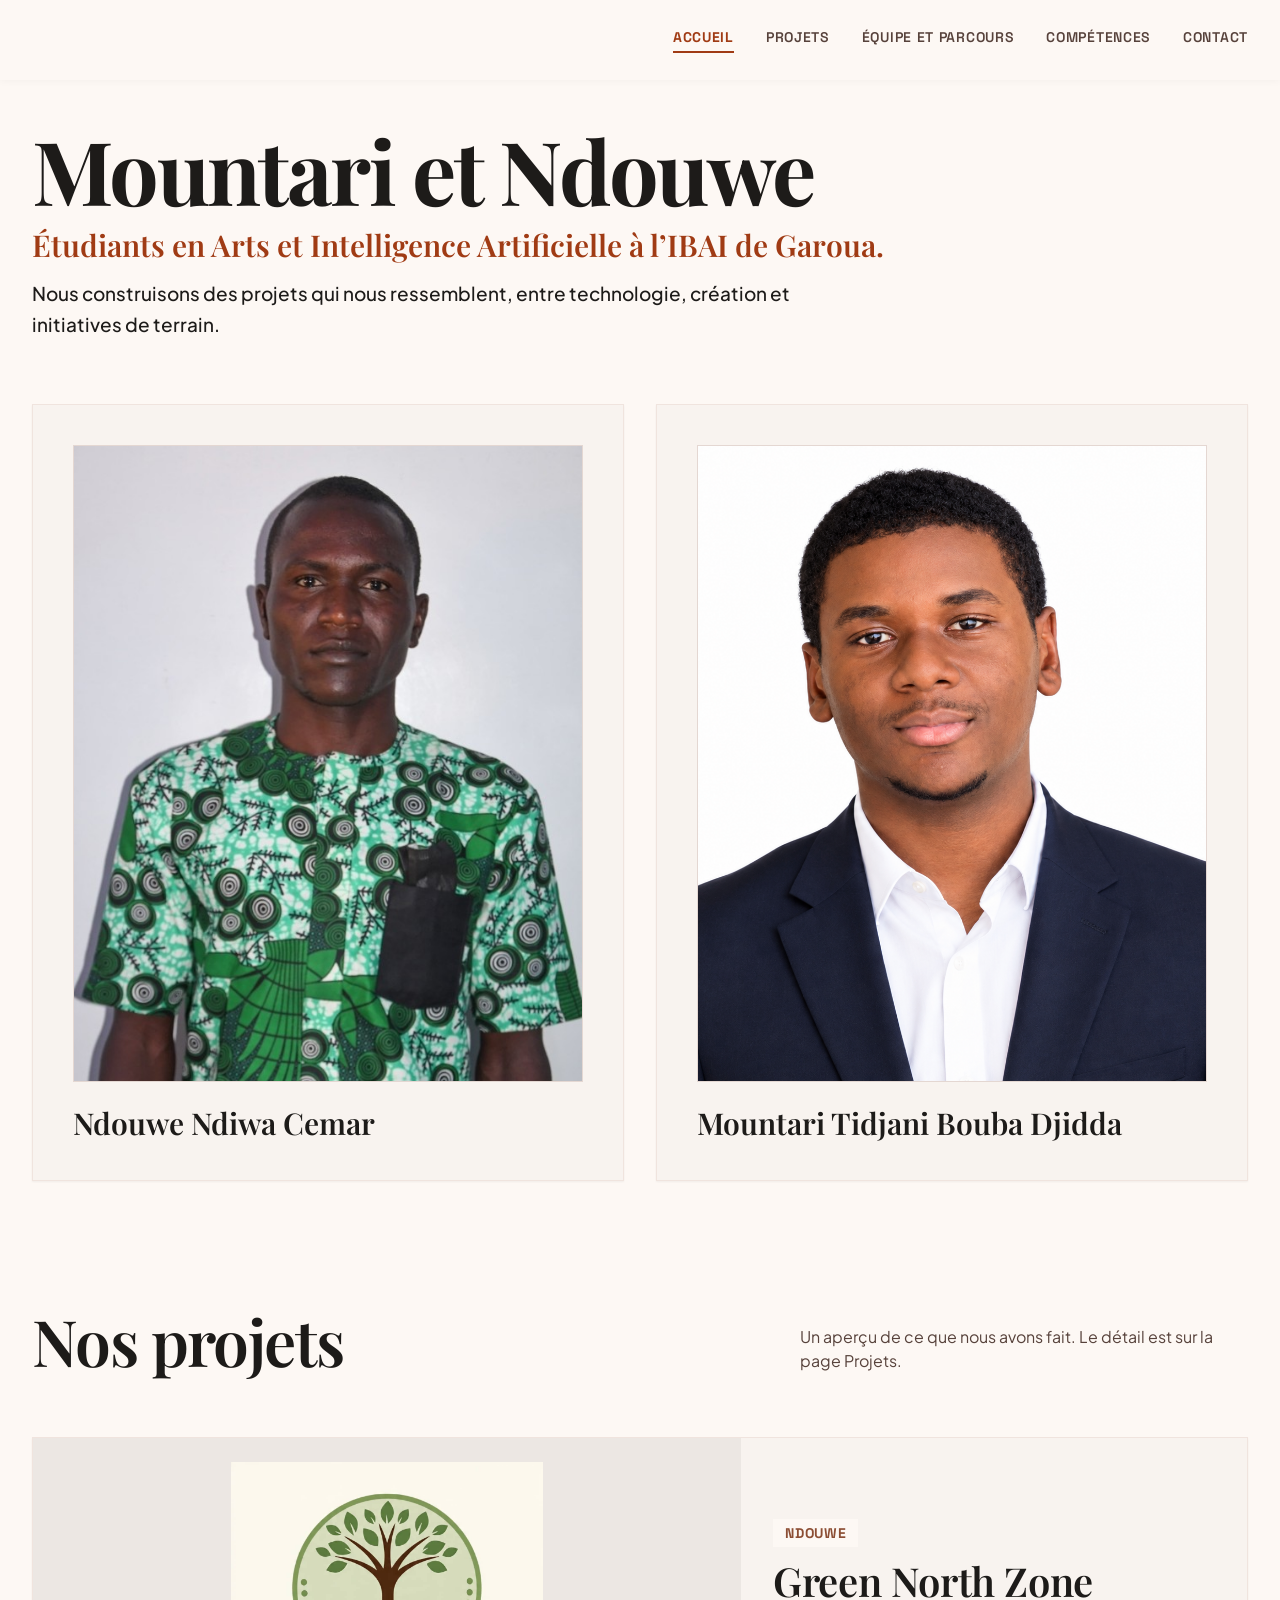
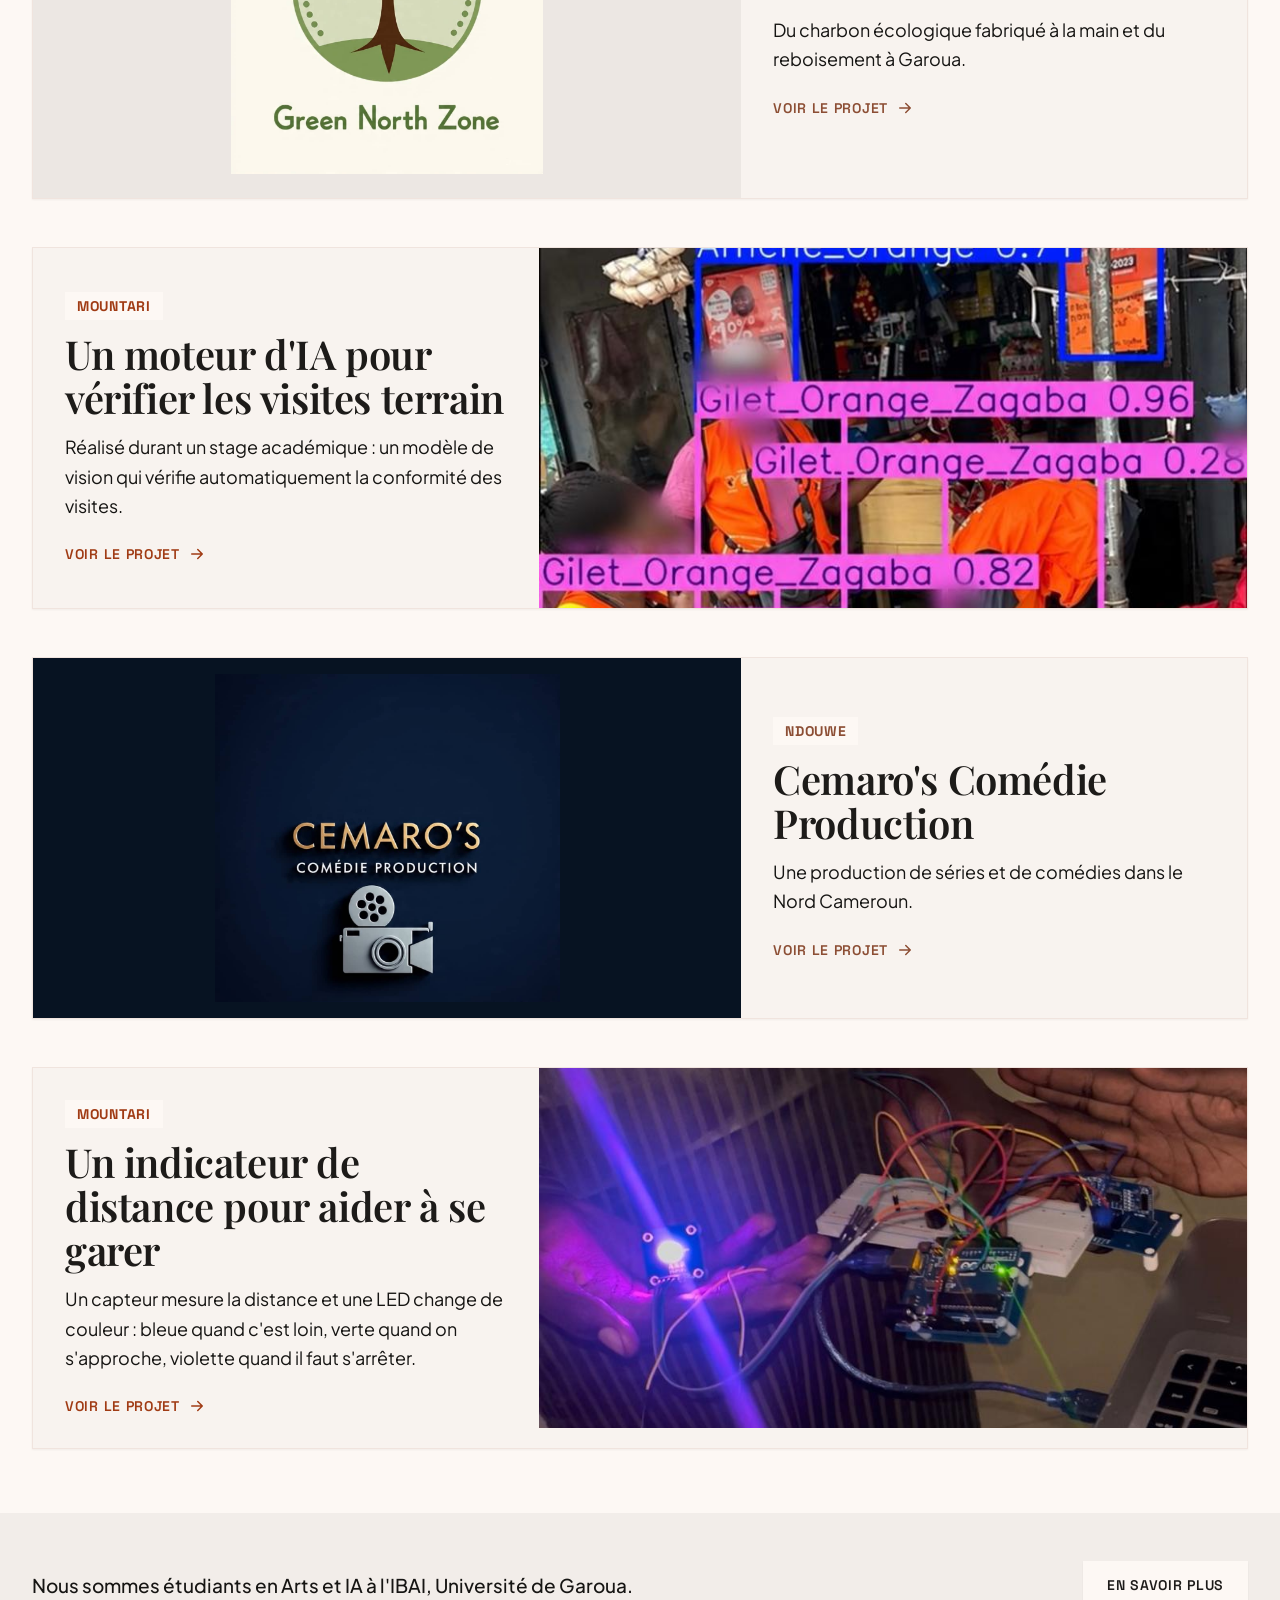
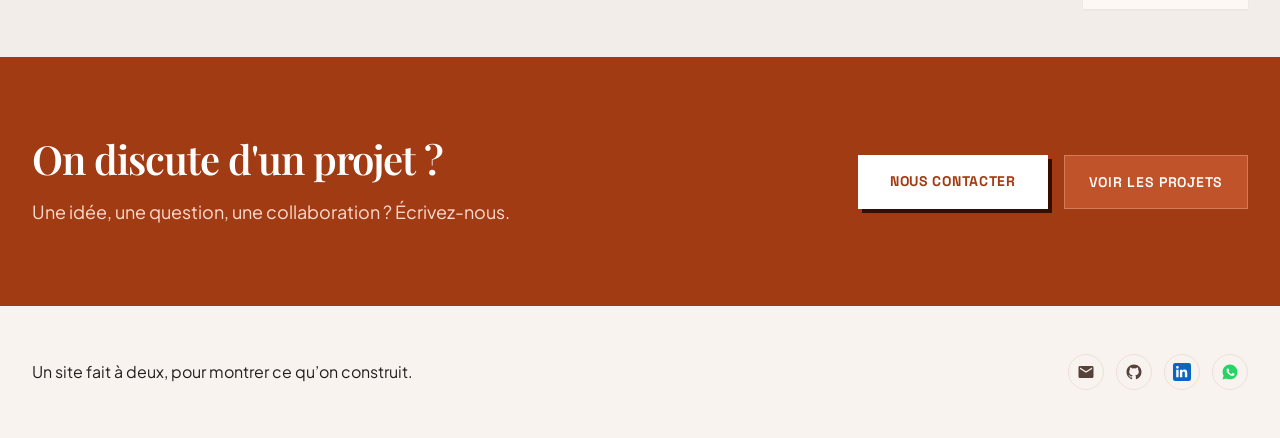
<file: index.html>
<!DOCTYPE html>
<html lang="fr">
<head>
  <meta charset="utf-8">
  <meta name="viewport" content="width=device-width, initial-scale=1">
  <title>Portfolio de Mountari et Ndouwe</title>
  <meta name="description" content="Portfolio de Mountari et Ndouwe, étudiants en Arts et Intelligence Artificielle à l'IBAI de Garoua.">

  <link rel="preconnect" href="https://fonts.googleapis.com">
  <link rel="preconnect" href="https://fonts.gstatic.com" crossorigin>
  <link href="https://fonts.googleapis.com/css2?family=Playfair+Display:wght@600;700&family=Plus+Jakarta+Sans:wght@400;500;600&family=Space+Grotesk:wght@500;600;700&display=swap" rel="stylesheet">
  <link rel="stylesheet" href="css/style.css">
</head>
<body>

  <!-- En-tête et navigation (à recopier à l'identique sur chaque page, seul aria-current change) -->
  <header class="site-header">
    <div class="container header-inner">
      <button class="nav-toggle" type="button" aria-expanded="false" aria-controls="menu-principal" aria-label="Ouvrir le menu">
        <span></span><span></span><span></span>
      </button>
      <nav class="nav" id="menu-principal" aria-label="Navigation principale">
        <a href="index.html" class="nav-link is-active" aria-current="page">Accueil</a>
        <a href="projets.html" class="nav-link">Projets</a>
        <a href="equipe.html" class="nav-link">Équipe et Parcours</a>
        <a href="competences.html" class="nav-link">Compétences</a>
        <a href="contact.html" class="nav-link">Contact</a>
      </nav>
    </div>
  </header>

  <main>

    <!-- Présentation et portraits -->
    <section class="container hero">
      <div class="hero-text">
        <h1>Mountari et Ndouwe</h1>
        <h2>Étudiants en Arts et Intelligence Artificielle à l’IBAI de Garoua.</h2>
        <p>Nous construisons des projets qui nous ressemblent, entre technologie, création et initiatives de terrain.</p>
      </div>

      <div class="portraits">
        <figure class="portrait-card">
          <div class="portrait-frame">
            <img src="assets/images/ndouwe.jpeg" alt="Portrait de Ndouwe Ndiwa Cemar">
          </div>
          <figcaption>Ndouwe Ndiwa Cemar</figcaption>
        </figure>

        <figure class="portrait-card">
          <div class="portrait-frame">
            <img src="assets/images/mountari.png" alt="Portrait de Mountari Tidjani Bouba Djidda">
          </div>
          <figcaption>Mountari Tidjani Bouba Djidda</figcaption>
        </figure>
      </div>
    </section>

    <!-- Aperçu des projets -->
    <section class="container projects">
      <div class="section-head">
        <h2>Nos projets</h2>
        <p>Un aperçu de ce que nous avons fait. Le détail est sur la page Projets.</p>
      </div>

      <div class="project-list">

        <!-- Projet 1 : Green North Zone (Ndouwe) -->
        <article class="project-card">
          <div class="project-media media-padded">
            <img src="assets/images/green-north-zone.jpeg" alt="Logo du projet Green North Zone" class="contain">
          </div>
          <div class="project-body">
            <span class="badge badge-ndouwe">Ndouwe</span>
            <h3>Green North Zone</h3>
            <p>Du charbon écologique fabriqué à la main et du reboisement à Garoua.</p>
            <a class="project-link link-ndouwe" href="projets.html">
              Voir le projet
              <svg class="arrow" viewBox="0 0 24 24" aria-hidden="true"><path d="M5 12h14M13 6l6 6-6 6" fill="none" stroke="currentColor" stroke-width="2" stroke-linecap="round" stroke-linejoin="round"/></svg>
            </a>
          </div>
        </article>

        <!-- Projet 2 : YOLO (Mountari), image à droite sur grand écran -->
        <article class="project-card media-right">
          <div class="project-media">
            <img src="assets/images/yolo.jpeg" alt="Détection d'objets par vision par ordinateur durant un stage académique" class="cover" style="object-position: center 30%;">
          </div>
          <div class="project-body">
            <span class="badge badge-mountari">Mountari</span>
            <h3>Un moteur d'IA pour vérifier les visites terrain</h3>
            <p>Réalisé durant un stage académique : un modèle de vision qui vérifie automatiquement la conformité des visites.</p>
            <a class="project-link link-mountari" href="projets.html">
              Voir le projet
              <svg class="arrow" viewBox="0 0 24 24" aria-hidden="true"><path d="M5 12h14M13 6l6 6-6 6" fill="none" stroke="currentColor" stroke-width="2" stroke-linecap="round" stroke-linejoin="round"/></svg>
            </a>
          </div>
        </article>

        <!-- Projet 3 : Cemaro's Comédie Production (Ndouwe) -->
        <article class="project-card">
          <div class="project-media media-padded media-dark">
            <img src="assets/images/cemaros.jpeg" alt="Logo de Cemaro's Comédie Production" class="contain">
          </div>
          <div class="project-body">
            <span class="badge badge-ndouwe">Ndouwe</span>
            <h3>Cemaro's Comédie Production</h3>
            <p>Une production de séries et de comédies dans le Nord Cameroun.</p>
            <a class="project-link link-ndouwe" href="projets.html">
              Voir le projet
              <svg class="arrow" viewBox="0 0 24 24" aria-hidden="true"><path d="M5 12h14M13 6l6 6-6 6" fill="none" stroke="currentColor" stroke-width="2" stroke-linecap="round" stroke-linejoin="round"/></svg>
            </a>
          </div>
        </article>

        <!-- Projet 4 : indicateur de distance (Mountari), image à droite sur grand écran -->
        <article class="project-card media-right">
          <div class="project-media">
            <img src="assets/images/arduino.jpeg" alt="Montage Arduino avec capteur et LED de l'indicateur de distance" class="cover">
          </div>
          <div class="project-body">
            <span class="badge badge-mountari">Mountari</span>
            <h3>Un indicateur de distance pour aider à se garer</h3>
            <p>Un capteur mesure la distance et une LED change de couleur : bleue quand c'est loin, verte quand on s'approche, violette quand il faut s'arrêter.</p>
            <a class="project-link link-mountari" href="projets.html">
              Voir le projet
              <svg class="arrow" viewBox="0 0 24 24" aria-hidden="true"><path d="M5 12h14M13 6l6 6-6 6" fill="none" stroke="currentColor" stroke-width="2" stroke-linecap="round" stroke-linejoin="round"/></svg>
            </a>
          </div>
        </article>

      </div>
    </section>

    <!-- Bandeau école -->
    <section class="school-strip">
      <div class="container school-inner">
        <p>Nous sommes étudiants en Arts et IA à l'IBAI, Université de Garoua.</p>
        <a class="btn btn-light" href="equipe.html">En savoir plus</a>
      </div>
    </section>

    <!-- Appel à contact -->
    <section class="cta">
      <div class="container cta-inner">
        <div class="cta-text">
          <h2>On discute d'un projet ?</h2>
          <p>Une idée, une question, une collaboration ? Écrivez-nous.</p>
        </div>
        <div class="cta-actions">
          <a class="btn btn-solid" href="contact.html">Nous contacter</a>
          <a class="btn btn-ghost" href="projets.html">Voir les projets</a>
        </div>
      </div>
    </section>

  </main>

  <footer class="site-footer">
    <div class="container footer-inner">
      <p>Un site fait à deux, pour montrer ce qu’on construit.</p>
      <div class="socials">
        <a class="social" href="mailto:boubamountari@gmail.com" aria-label="Email">
          <svg viewBox="0 0 24 24" fill="currentColor" aria-hidden="true"><path d="M20 4H4c-1.1 0-1.99.9-1.99 2L2 18c0 1.1.9 2 2 2h16c1.1 0 2-.9 2-2V6c0-1.1-.9-2-2-2zm0 4l-8 5-8-5V6l8 5 8-5v2z"/></svg>
        </a>
        <a class="social" href="https://github.com/Bouba-Tidjani-dev" target="_blank" rel="noopener" aria-label="GitHub">
          <svg viewBox="0 0 24 24" fill="currentColor" aria-hidden="true"><path fill-rule="evenodd" clip-rule="evenodd" d="M12 2C6.477 2 2 6.484 2 12.017c0 4.425 2.865 8.18 6.839 9.504.5.092.682-.217.682-.483 0-.237-.008-.868-.013-1.703-2.782.605-3.369-1.343-3.369-1.343-.454-1.158-1.11-1.466-1.11-1.466-.908-.62.069-.608.069-.608 1.003.07 1.53 1.032 1.53 1.032.892 1.53 2.341 1.088 2.91.832.092-.647.35-1.088.636-1.338-2.22-.253-4.555-1.113-4.555-4.951 0-1.093.39-1.988 1.029-2.688-.103-.253-.446-1.272.098-2.65 0 0 .84-.27 2.75 1.026A9.564 9.564 0 0112 6.844c.85.004 1.705.115 2.504.337 1.909-1.296 2.747-1.027 2.747-1.027.546 1.379.202 2.398.1 2.651.64.7 1.028 1.595 1.028 2.688 0 3.848-2.339 4.695-4.566 4.943.359.309.678.92.678 1.855 0 1.338-.012 2.419-.012 2.747 0 .268.18.58.688.482A10.019 10.019 0 0022 12.017C22 6.484 17.522 2 12 2z"/></svg>
        </a>
        <a class="social" href="https://linkedin.com/in/bouba-tidjani" target="_blank" rel="noopener" aria-label="LinkedIn">
          <svg viewBox="0 0 24 24" aria-hidden="true"><rect width="24" height="24" rx="3" fill="#0A66C2"/><path d="M19 19h-3.14v-4.92c0-1.17-.02-2.68-1.63-2.68-1.63 0-1.88 1.28-1.88 2.6v4.99H9.21V8.88h3.01v1.38h.04c.42-.79 1.44-1.63 2.97-1.63 3.17 0 3.76 2.09 3.76 4.81V19zM5.88 7.51a1.82 1.82 0 110-3.64 1.82 1.82 0 010 3.64zM7.45 19H4.31V8.88h3.14V19z" fill="#fff"/></svg>
        </a>
        <a class="social" href="https://wa.me/237696750749" target="_blank" rel="noopener" aria-label="WhatsApp">
          <svg viewBox="0 0 24 24" aria-hidden="true"><path d="M12.04 2C6.58 2 2.13 6.45 2.13 11.91c0 1.75.46 3.45 1.32 4.95L2 22l5.25-1.38c1.45.79 3.08 1.21 4.79 1.21 5.46 0 9.91-4.45 9.91-9.91 0-2.65-1.03-5.14-2.9-7.01A9.82 9.82 0 0012.04 2z" fill="#25D366"/><path d="M17.5 14.34c-.26-.13-1.54-.76-1.78-.85-.24-.09-.41-.13-.58.13-.17.26-.67.85-.82 1.02-.15.17-.3.19-.56.06-.26-.13-1.1-.41-2.09-1.29-.77-.69-1.29-1.54-1.44-1.8-.15-.26-.02-.4.11-.53.12-.12.26-.3.39-.45.13-.15.17-.26.26-.43.09-.17.04-.32-.02-.45-.06-.13-.58-1.4-.8-1.92-.21-.51-.43-.44-.59-.45h-.51c-.17 0-.45.06-.69.32-.24.26-.91.89-.91 2.17 0 1.28.93 2.52 1.06 2.69.13.17 1.84 2.81 4.45 3.94.62.27 1.11.43 1.49.55.63.2 1.2.17 1.65.1.5-.07 1.54-.63 1.76-1.24.22-.61.22-1.13.15-1.24-.07-.11-.24-.18-.5-.31z" fill="#fff"/></svg>
        </a>
      </div>
    </div>
  </footer>

  <script src="js/main.js"></script>
</body>
</html>
</file>
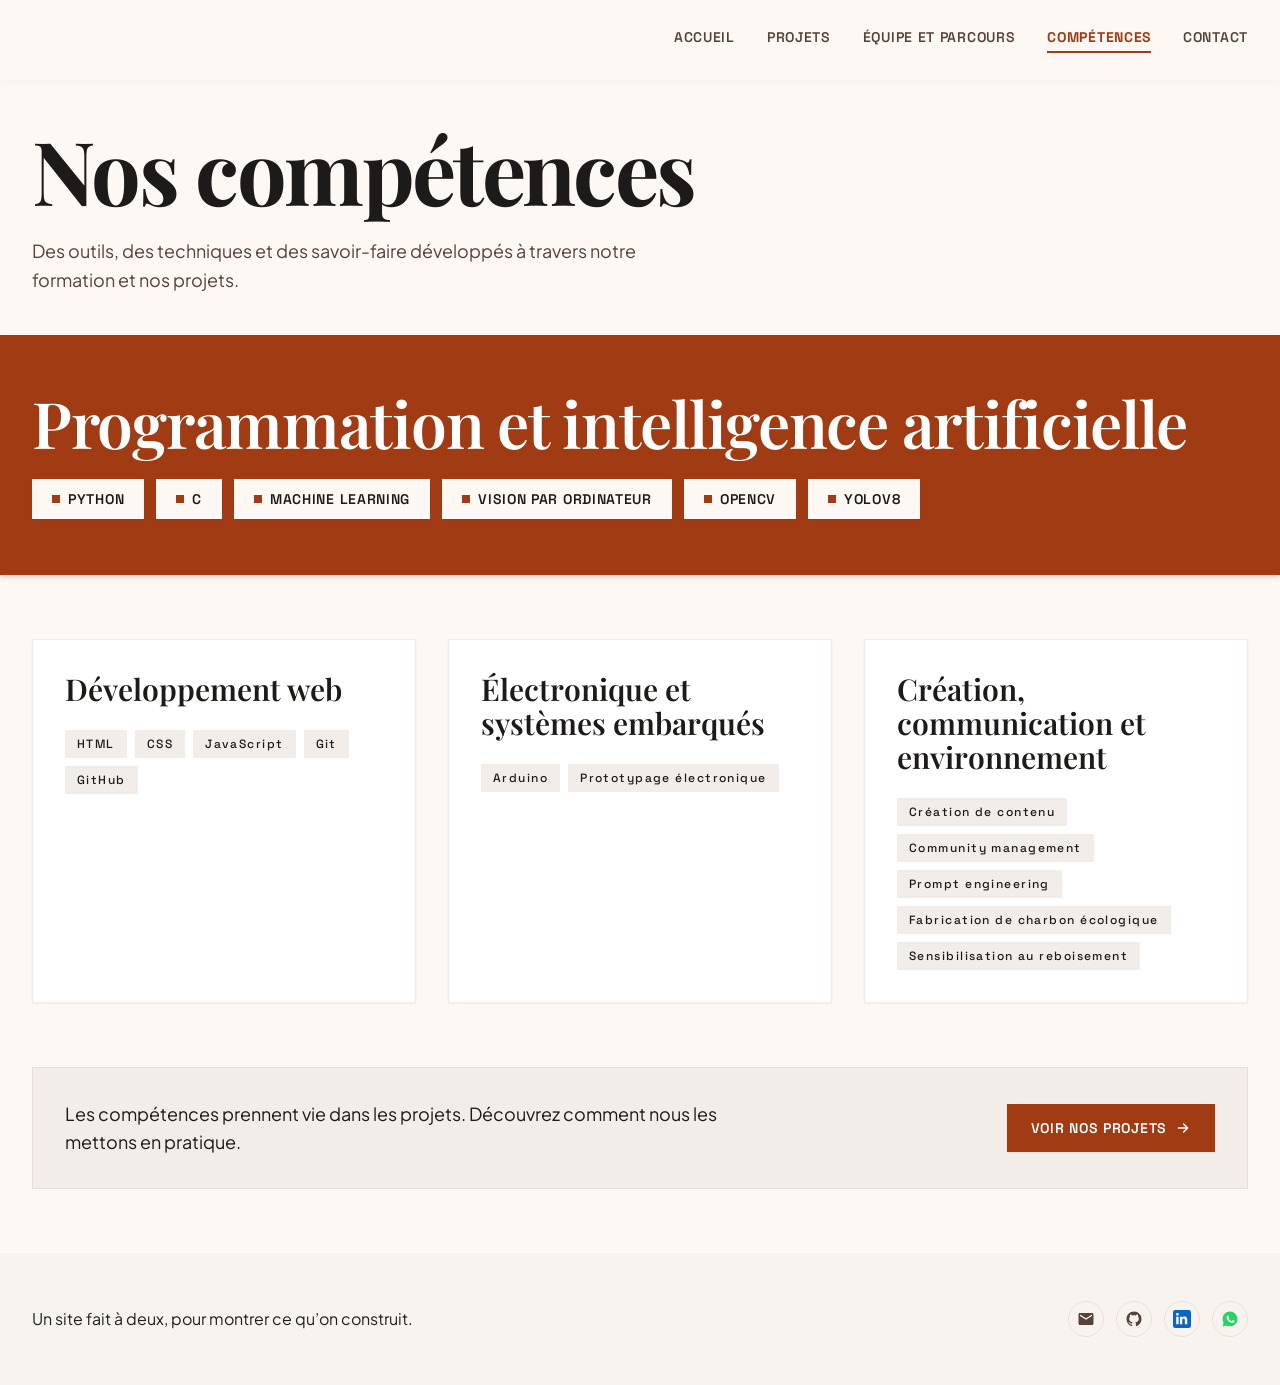
<file: competences.html>
<!DOCTYPE html>
<html lang="fr">
<head>
  <meta charset="utf-8">
  <meta name="viewport" content="width=device-width, initial-scale=1">
  <title>Compétences : Mountari et Ndouwe</title>
  <meta name="description" content="Des outils, des techniques et des savoir-faire développés à travers notre formation et nos projets : programmation, intelligence artificielle, web, électronique et création.">

  <link rel="preconnect" href="https://fonts.googleapis.com">
  <link rel="preconnect" href="https://fonts.gstatic.com" crossorigin>
  <link href="https://fonts.googleapis.com/css2?family=Playfair+Display:wght@600;700&family=Plus+Jakarta+Sans:wght@400;500;600&family=Space+Grotesk:wght@500;600;700&display=swap" rel="stylesheet">
  <link rel="stylesheet" href="css/style.css">
</head>
<body>

  <!-- En-tête et navigation (à recopier à l'identique sur chaque page, seul aria-current change) -->
  <header class="site-header">
    <div class="container header-inner">
      <button class="nav-toggle" type="button" aria-expanded="false" aria-controls="menu-principal" aria-label="Ouvrir le menu">
        <span></span><span></span><span></span>
      </button>
      <nav class="nav" id="menu-principal" aria-label="Navigation principale">
        <a href="index.html" class="nav-link">Accueil</a>
        <a href="projets.html" class="nav-link">Projets</a>
        <a href="equipe.html" class="nav-link">Équipe et Parcours</a>
        <a href="competences.html" class="nav-link is-active" aria-current="page">Compétences</a>
        <a href="contact.html" class="nav-link">Contact</a>
      </nav>
    </div>
  </header>

  <main>

    <!-- Titre de la page -->
    <section class="container skills-intro">
      <h1>Nos compétences</h1>
      <p>Des outils, des techniques et des savoir-faire développés à travers notre formation et nos projets.</p>
    </section>

    <!-- Bandeau principal : programmation et IA -->
    <section class="skills-band">
      <div class="container">
        <h2>Programmation et intelligence artificielle</h2>
        <ul class="band-tags">
          <li>Python</li>
          <li>C</li>
          <li>Machine Learning</li>
          <li>Vision par ordinateur</li>
          <li>OpenCV</li>
          <li>YOLOv8</li>
        </ul>
      </div>
    </section>

    <!-- Trois domaines -->
    <section class="container skills-grid">
      <article class="skill-card">
        <h3>Développement web</h3>
        <ul class="skill-chips">
          <li>HTML</li>
          <li>CSS</li>
          <li>JavaScript</li>
          <li>Git</li>
          <li>GitHub</li>
        </ul>
      </article>

      <article class="skill-card">
        <h3>Électronique et systèmes embarqués</h3>
        <ul class="skill-chips">
          <li>Arduino</li>
          <li>Prototypage électronique</li>
        </ul>
      </article>

      <article class="skill-card">
        <h3>Création, communication et environnement</h3>
        <ul class="skill-chips">
          <li>Création de contenu</li>
          <li>Community management</li>
          <li>Prompt engineering</li>
          <li>Fabrication de charbon écologique</li>
          <li>Sensibilisation au reboisement</li>
        </ul>
      </article>
    </section>

    <!-- Renvoi vers les projets -->
    <section class="container skills-cta-wrap">
      <div class="skills-cta">
        <p>Les compétences prennent vie dans les projets. Découvrez comment nous les mettons en pratique.</p>
        <a class="btn btn-primary" href="projets.html">
          Voir nos projets
          <svg class="arrow" viewBox="0 0 24 24" aria-hidden="true"><path d="M5 12h14M13 6l6 6-6 6" fill="none" stroke="currentColor" stroke-width="2" stroke-linecap="round" stroke-linejoin="round"/></svg>
        </a>
      </div>
    </section>

  </main>

  <footer class="site-footer">
    <div class="container footer-inner">
      <p>Un site fait à deux, pour montrer ce qu’on construit.</p>
      <div class="socials">
        <a class="social" href="mailto:boubamountari@gmail.com" aria-label="Email">
          <svg viewBox="0 0 24 24" fill="currentColor" aria-hidden="true"><path d="M20 4H4c-1.1 0-1.99.9-1.99 2L2 18c0 1.1.9 2 2 2h16c1.1 0 2-.9 2-2V6c0-1.1-.9-2-2-2zm0 4l-8 5-8-5V6l8 5 8-5v2z"/></svg>
        </a>
        <a class="social" href="https://github.com/Bouba-Tidjani-dev" target="_blank" rel="noopener" aria-label="GitHub">
          <svg viewBox="0 0 24 24" fill="currentColor" aria-hidden="true"><path fill-rule="evenodd" clip-rule="evenodd" d="M12 2C6.477 2 2 6.484 2 12.017c0 4.425 2.865 8.18 6.839 9.504.5.092.682-.217.682-.483 0-.237-.008-.868-.013-1.703-2.782.605-3.369-1.343-3.369-1.343-.454-1.158-1.11-1.466-1.11-1.466-.908-.62.069-.608.069-.608 1.003.07 1.53 1.032 1.53 1.032.892 1.53 2.341 1.088 2.91.832.092-.647.35-1.088.636-1.338-2.22-.253-4.555-1.113-4.555-4.951 0-1.093.39-1.988 1.029-2.688-.103-.253-.446-1.272.098-2.65 0 0 .84-.27 2.75 1.026A9.564 9.564 0 0112 6.844c.85.004 1.705.115 2.504.337 1.909-1.296 2.747-1.027 2.747-1.027.546 1.379.202 2.398.1 2.651.64.7 1.028 1.595 1.028 2.688 0 3.848-2.339 4.695-4.566 4.943.359.309.678.92.678 1.855 0 1.338-.012 2.419-.012 2.747 0 .268.18.58.688.482A10.019 10.019 0 0022 12.017C22 6.484 17.522 2 12 2z"/></svg>
        </a>
        <a class="social" href="https://linkedin.com/in/bouba-tidjani" target="_blank" rel="noopener" aria-label="LinkedIn">
          <svg viewBox="0 0 24 24" aria-hidden="true"><rect width="24" height="24" rx="3" fill="#0A66C2"/><path d="M19 19h-3.14v-4.92c0-1.17-.02-2.68-1.63-2.68-1.63 0-1.88 1.28-1.88 2.6v4.99H9.21V8.88h3.01v1.38h.04c.42-.79 1.44-1.63 2.97-1.63 3.17 0 3.76 2.09 3.76 4.81V19zM5.88 7.51a1.82 1.82 0 110-3.64 1.82 1.82 0 010 3.64zM7.45 19H4.31V8.88h3.14V19z" fill="#fff"/></svg>
        </a>
        <a class="social" href="https://wa.me/237696750749" target="_blank" rel="noopener" aria-label="WhatsApp">
          <svg viewBox="0 0 24 24" aria-hidden="true"><path d="M12.04 2C6.58 2 2.13 6.45 2.13 11.91c0 1.75.46 3.45 1.32 4.95L2 22l5.25-1.38c1.45.79 3.08 1.21 4.79 1.21 5.46 0 9.91-4.45 9.91-9.91 0-2.65-1.03-5.14-2.9-7.01A9.82 9.82 0 0012.04 2z" fill="#25D366"/><path d="M17.5 14.34c-.26-.13-1.54-.76-1.78-.85-.24-.09-.41-.13-.58.13-.17.26-.67.85-.82 1.02-.15.17-.3.19-.56.06-.26-.13-1.1-.41-2.09-1.29-.77-.69-1.29-1.54-1.44-1.8-.15-.26-.02-.4.11-.53.12-.12.26-.3.39-.45.13-.15.17-.26.26-.43.09-.17.04-.32-.02-.45-.06-.13-.58-1.4-.8-1.92-.21-.51-.43-.44-.59-.45h-.51c-.17 0-.45.06-.69.32-.24.26-.91.89-.91 2.17 0 1.28.93 2.52 1.06 2.69.13.17 1.84 2.81 4.45 3.94.62.27 1.11.43 1.49.55.63.2 1.2.17 1.65.1.5-.07 1.54-.63 1.76-1.24.22-.61.22-1.13.15-1.24-.07-.11-.24-.18-.5-.31z" fill="#fff"/></svg>
        </a>
      </div>
    </div>
  </footer>

  <script src="js/main.js"></script>
</body>
</html>
</file>
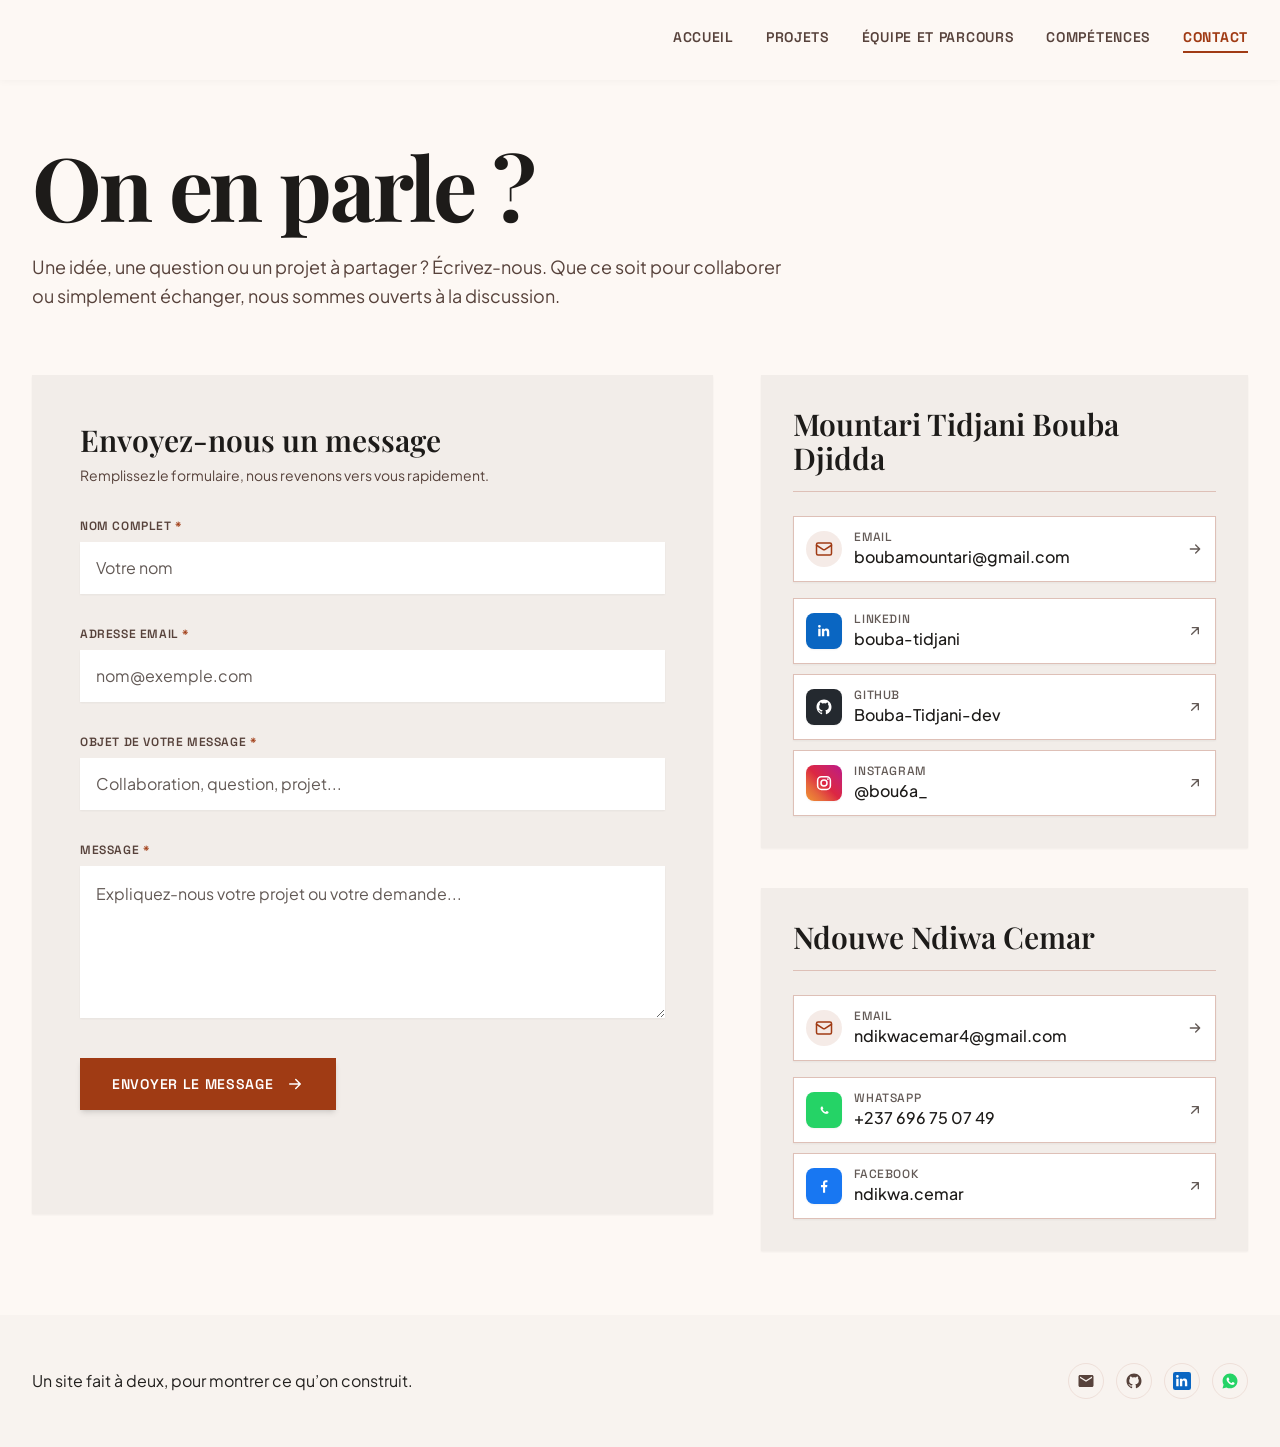
<file: contact.html>
<!DOCTYPE html>
<html lang="fr">
<head>
  <meta charset="utf-8">
  <meta name="viewport" content="width=device-width, initial-scale=1">
  <title>Contact : Mountari et Ndouwe</title>
  <meta name="description" content="Une idée, une question ou un projet à partager ? Écrivez à Mountari et Ndouwe, ouverts à la collaboration et à la discussion.">

  <link rel="preconnect" href="https://fonts.googleapis.com">
  <link rel="preconnect" href="https://fonts.gstatic.com" crossorigin>
  <link href="https://fonts.googleapis.com/css2?family=Playfair+Display:wght@600;700&family=Plus+Jakarta+Sans:wght@400;500;600&family=Space+Grotesk:wght@500;600;700&display=swap" rel="stylesheet">
  <link rel="stylesheet" href="css/style.css">
</head>
<body>

  <!-- En-tête et navigation (à recopier à l'identique sur chaque page, seul aria-current change) -->
  <header class="site-header">
    <div class="container header-inner">
      <button class="nav-toggle" type="button" aria-expanded="false" aria-controls="menu-principal" aria-label="Ouvrir le menu">
        <span></span><span></span><span></span>
      </button>
      <nav class="nav" id="menu-principal" aria-label="Navigation principale">
        <a href="index.html" class="nav-link">Accueil</a>
        <a href="projets.html" class="nav-link">Projets</a>
        <a href="equipe.html" class="nav-link">Équipe et Parcours</a>
        <a href="competences.html" class="nav-link">Compétences</a>
        <a href="contact.html" class="nav-link is-active" aria-current="page">Contact</a>
      </nav>
    </div>
  </header>

  <main>
    <div class="container contact-page">

      <!-- Titre -->
      <section class="contact-hero">
        <h1>On en parle ?</h1>
        <p>Une idée, une question ou un projet à partager ? Écrivez-nous. Que ce soit pour collaborer ou simplement échanger, nous sommes ouverts à la discussion.</p>
      </section>

      <div class="contact-grid">

        <!-- Formulaire -->
        <div class="form-card">
          <div class="form-head">
            <h2>Envoyez-nous un message</h2>
            <p>Remplissez le formulaire, nous revenons vers vous rapidement.</p>
          </div>

          <!-- À configurer : crée un formulaire gratuit sur formspree.io, puis remplace VOTRE_ID_FORMSPREE par l'identifiant fourni -->
          <form id="contact-form" class="contact-form" action="https://formspree.io/f/xwlvnzee" method="POST">
          <div class="field">
            <label for="full-name">Nom complet <span class="req">*</span></label>
            <input type="text" id="full-name" name="name" placeholder="Votre nom" required autocomplete="name">
          </div>
          <div class="field">
            <label for="email">Adresse email <span class="req">*</span></label>
            <input type="email" id="email" name="email" placeholder="nom@exemple.com" required autocomplete="email">
          </div>
          <div class="field">
            <label for="subject">Objet de votre message <span class="req">*</span></label>
            <input type="text" id="subject" name="subject" placeholder="Collaboration, question, projet..." required>
          </div>
          <div class="field">
            <label for="message">Message <span class="req">*</span></label>
            <textarea id="message" name="message" rows="5" placeholder="Expliquez-nous votre projet ou votre demande..." required></textarea>
          </div>
            <!-- Champ piège anti spam, à laisser vide -->
            <input type="text" name="_gotcha" class="hp-field" tabindex="-1" autocomplete="off" aria-hidden="true">

            <div class="form-actions">
              <button class="btn-submit" type="submit">
                Envoyer le message
                <svg viewBox="0 0 24 24" aria-hidden="true"><path d="M5 12h14M13 6l6 6-6 6" fill="none" stroke="currentColor" stroke-width="2" stroke-linecap="round" stroke-linejoin="round"/></svg>
              </button>
            </div>
            <p id="form-status" class="form-status" role="status" aria-live="polite"></p>
          </form>
        </div>

        <!-- Coordonnées directes -->
        <div class="channels">

          <div class="channel-card">
            <div class="channel-head"><h3>Mountari Tidjani Bouba Djidda</h3></div>
            <div class="channel-list">
          <a class="channel channel-mail" href="mailto:boubamountari@gmail.com">
            <span class="channel-icon icon-round"><svg viewBox="0 0 24 24" aria-hidden="true"><rect x="2" y="4" width="20" height="16" rx="2" fill="none" stroke="currentColor" stroke-width="2"/><path d="m22 7-8.97 5.7a1.94 1.94 0 0 1-2.06 0L2 7" fill="none" stroke="currentColor" stroke-width="2" stroke-linecap="round" stroke-linejoin="round"/></svg></span>
            <span class="channel-text">
              <span class="channel-label">Email</span>
              <span class="channel-value">boubamountari@gmail.com</span>
            </span>
            <span class="channel-arrow"><svg viewBox="0 0 24 24" aria-hidden="true"><path d="M5 12h14M13 6l6 6-6 6" fill="none" stroke="currentColor" stroke-width="2" stroke-linecap="round" stroke-linejoin="round"/></svg></span>
          </a>
              <div class="channel-socials">
            <a class="channel" href="https://www.linkedin.com/in/bouba-tidjani" target="_blank" rel="noopener noreferrer">
              <span class="channel-icon icon-square" style="background: #0A66C2;"><svg viewBox="0 0 24 24" aria-hidden="true"><path fill="#fff" d="M19 19h-3.14v-4.92c0-1.17-.02-2.68-1.63-2.68-1.63 0-1.88 1.28-1.88 2.6v4.99H9.21V8.88h3.01v1.38h.04c.42-.79 1.44-1.63 2.97-1.63 3.17 0 3.76 2.09 3.76 4.81V19zM5.88 7.51a1.82 1.82 0 110-3.64 1.82 1.82 0 010 3.64zM7.45 19H4.31V8.88h3.14V19z"/></svg></span>
              <span class="channel-text">
                <span class="channel-label">LinkedIn</span>
                <span class="channel-value">bouba-tidjani</span>
              </span>
              <span class="channel-arrow"><svg viewBox="0 0 24 24" aria-hidden="true"><path d="M7 17L17 7M8 7h9v9" fill="none" stroke="currentColor" stroke-width="2" stroke-linecap="round" stroke-linejoin="round"/></svg></span>
            </a>
            <a class="channel" href="https://github.com/Bouba-Tidjani-dev" target="_blank" rel="noopener noreferrer">
              <span class="channel-icon icon-square" style="background: #24292F;"><svg viewBox="0 0 24 24" aria-hidden="true"><path fill="#fff" fill-rule="evenodd" clip-rule="evenodd" d="M12 2C6.477 2 2 6.484 2 12.017c0 4.425 2.865 8.18 6.839 9.504.5.092.682-.217.682-.483 0-.237-.008-.868-.013-1.703-2.782.605-3.369-1.343-3.369-1.343-.454-1.158-1.11-1.466-1.11-1.466-.908-.62.069-.608.069-.608 1.003.07 1.53 1.032 1.53 1.032.892 1.53 2.341 1.088 2.91.832.092-.647.35-1.088.636-1.338-2.22-.253-4.555-1.113-4.555-4.951 0-1.093.39-1.988 1.029-2.688-.103-.253-.446-1.272.098-2.65 0 0 .84-.27 2.75 1.026A9.564 9.564 0 0112 6.844c.85.004 1.705.115 2.504.337 1.909-1.296 2.747-1.027 2.747-1.027.546 1.379.202 2.398.1 2.651.64.7 1.028 1.595 1.028 2.688 0 3.848-2.339 4.695-4.566 4.943.359.309.678.92.678 1.855 0 1.338-.012 2.419-.012 2.747 0 .268.18.58.688.482A10.019 10.019 0 0022 12.017C22 6.484 17.522 2 12 2z"/></svg></span>
              <span class="channel-text">
                <span class="channel-label">GitHub</span>
                <span class="channel-value">Bouba-Tidjani-dev</span>
              </span>
              <span class="channel-arrow"><svg viewBox="0 0 24 24" aria-hidden="true"><path d="M7 17L17 7M8 7h9v9" fill="none" stroke="currentColor" stroke-width="2" stroke-linecap="round" stroke-linejoin="round"/></svg></span>
            </a>
            <a class="channel" href="https://www.instagram.com/bou6a_" target="_blank" rel="noopener noreferrer">
              <span class="channel-icon icon-square" style="background: linear-gradient(45deg, #f09433 0%, #e6683c 25%, #dc2743 50%, #cc2366 75%, #bc1888 100%);"><svg viewBox="0 0 24 24" aria-hidden="true"><rect x="3.5" y="3.5" width="17" height="17" rx="5" fill="none" stroke="#fff" stroke-width="2"/><circle cx="12" cy="12" r="4" fill="none" stroke="#fff" stroke-width="2"/><circle cx="17.2" cy="6.8" r="1.2" fill="#fff"/></svg></span>
              <span class="channel-text">
                <span class="channel-label">Instagram</span>
                <span class="channel-value">@bou6a_</span>
              </span>
              <span class="channel-arrow"><svg viewBox="0 0 24 24" aria-hidden="true"><path d="M7 17L17 7M8 7h9v9" fill="none" stroke="currentColor" stroke-width="2" stroke-linecap="round" stroke-linejoin="round"/></svg></span>
            </a>
              </div>
            </div>
          </div>

          <div class="channel-card">
            <div class="channel-head"><h3>Ndouwe Ndiwa Cemar</h3></div>
            <div class="channel-list">
          <a class="channel channel-mail" href="mailto:ndikwacemar4@gmail.com">
            <span class="channel-icon icon-round"><svg viewBox="0 0 24 24" aria-hidden="true"><rect x="2" y="4" width="20" height="16" rx="2" fill="none" stroke="currentColor" stroke-width="2"/><path d="m22 7-8.97 5.7a1.94 1.94 0 0 1-2.06 0L2 7" fill="none" stroke="currentColor" stroke-width="2" stroke-linecap="round" stroke-linejoin="round"/></svg></span>
            <span class="channel-text">
              <span class="channel-label">Email</span>
              <span class="channel-value">ndikwacemar4@gmail.com</span>
            </span>
            <span class="channel-arrow"><svg viewBox="0 0 24 24" aria-hidden="true"><path d="M5 12h14M13 6l6 6-6 6" fill="none" stroke="currentColor" stroke-width="2" stroke-linecap="round" stroke-linejoin="round"/></svg></span>
          </a>
              <div class="channel-socials">
            <a class="channel" href="https://wa.me/237696750749" target="_blank" rel="noopener noreferrer">
              <span class="channel-icon icon-square" style="background: #25D366;"><svg viewBox="0 0 24 24" aria-hidden="true"><path fill="#fff" d="M17.5 14.34c-.26-.13-1.54-.76-1.78-.85-.24-.09-.41-.13-.58.13-.17.26-.67.85-.82 1.02-.15.17-.3.19-.56.06-.26-.13-1.1-.41-2.09-1.29-.77-.69-1.29-1.54-1.44-1.8-.15-.26-.02-.4.11-.53.12-.12.26-.3.39-.45.13-.15.17-.26.26-.43.09-.17.04-.32-.02-.45-.06-.13-.58-1.4-.8-1.92-.21-.51-.43-.44-.59-.45h-.51c-.17 0-.45.06-.69.32-.24.26-.91.89-.91 2.17 0 1.28.93 2.52 1.06 2.69.13.17 1.84 2.81 4.45 3.94.62.27 1.11.43 1.49.55.63.2 1.2.17 1.65.1.5-.07 1.54-.63 1.76-1.24.22-.61.22-1.13.15-1.24-.07-.11-.24-.18-.5-.31z"/></svg></span>
              <span class="channel-text">
                <span class="channel-label">WhatsApp</span>
                <span class="channel-value">+237 696 75 07 49</span>
              </span>
              <span class="channel-arrow"><svg viewBox="0 0 24 24" aria-hidden="true"><path d="M7 17L17 7M8 7h9v9" fill="none" stroke="currentColor" stroke-width="2" stroke-linecap="round" stroke-linejoin="round"/></svg></span>
            </a>
            <a class="channel" href="https://www.facebook.com/ndikwa.cemar" target="_blank" rel="noopener noreferrer">
              <span class="channel-icon icon-square" style="background: #1877F2;"><svg viewBox="0 0 24 24" aria-hidden="true"><path fill="#fff" d="M13.5 21v-7.5h2.6l.4-3h-3V8.6c0-.9.3-1.5 1.5-1.5h1.6V4.4c-.3 0-1.2-.2-2.2-.2-2.2 0-3.7 1.3-3.7 3.8v2.5H8v3h2.7V21h2.8z"/></svg></span>
              <span class="channel-text">
                <span class="channel-label">Facebook</span>
                <span class="channel-value">ndikwa.cemar</span>
              </span>
              <span class="channel-arrow"><svg viewBox="0 0 24 24" aria-hidden="true"><path d="M7 17L17 7M8 7h9v9" fill="none" stroke="currentColor" stroke-width="2" stroke-linecap="round" stroke-linejoin="round"/></svg></span>
            </a>
              </div>
            </div>
          </div>

        </div>
      </div>
    </div>
  </main>

  <footer class="site-footer">
    <div class="container footer-inner">
      <p>Un site fait à deux, pour montrer ce qu’on construit.</p>
      <div class="socials">
        <a class="social" href="mailto:boubamountari@gmail.com" aria-label="Email">
          <svg viewBox="0 0 24 24" fill="currentColor" aria-hidden="true"><path d="M20 4H4c-1.1 0-1.99.9-1.99 2L2 18c0 1.1.9 2 2 2h16c1.1 0 2-.9 2-2V6c0-1.1-.9-2-2-2zm0 4l-8 5-8-5V6l8 5 8-5v2z"/></svg>
        </a>
        <a class="social" href="https://github.com/Bouba-Tidjani-dev" target="_blank" rel="noopener" aria-label="GitHub">
          <svg viewBox="0 0 24 24" fill="currentColor" aria-hidden="true"><path fill-rule="evenodd" clip-rule="evenodd" d="M12 2C6.477 2 2 6.484 2 12.017c0 4.425 2.865 8.18 6.839 9.504.5.092.682-.217.682-.483 0-.237-.008-.868-.013-1.703-2.782.605-3.369-1.343-3.369-1.343-.454-1.158-1.11-1.466-1.11-1.466-.908-.62.069-.608.069-.608 1.003.07 1.53 1.032 1.53 1.032.892 1.53 2.341 1.088 2.91.832.092-.647.35-1.088.636-1.338-2.22-.253-4.555-1.113-4.555-4.951 0-1.093.39-1.988 1.029-2.688-.103-.253-.446-1.272.098-2.65 0 0 .84-.27 2.75 1.026A9.564 9.564 0 0112 6.844c.85.004 1.705.115 2.504.337 1.909-1.296 2.747-1.027 2.747-1.027.546 1.379.202 2.398.1 2.651.64.7 1.028 1.595 1.028 2.688 0 3.848-2.339 4.695-4.566 4.943.359.309.678.92.678 1.855 0 1.338-.012 2.419-.012 2.747 0 .268.18.58.688.482A10.019 10.019 0 0022 12.017C22 6.484 17.522 2 12 2z"/></svg>
        </a>
        <a class="social" href="https://linkedin.com/in/bouba-tidjani" target="_blank" rel="noopener" aria-label="LinkedIn">
          <svg viewBox="0 0 24 24" aria-hidden="true"><rect width="24" height="24" rx="3" fill="#0A66C2"/><path d="M19 19h-3.14v-4.92c0-1.17-.02-2.68-1.63-2.68-1.63 0-1.88 1.28-1.88 2.6v4.99H9.21V8.88h3.01v1.38h.04c.42-.79 1.44-1.63 2.97-1.63 3.17 0 3.76 2.09 3.76 4.81V19zM5.88 7.51a1.82 1.82 0 110-3.64 1.82 1.82 0 010 3.64zM7.45 19H4.31V8.88h3.14V19z" fill="#fff"/></svg>
        </a>
        <a class="social" href="https://wa.me/237696750749" target="_blank" rel="noopener" aria-label="WhatsApp">
          <svg viewBox="0 0 24 24" aria-hidden="true"><path d="M12.04 2C6.58 2 2.13 6.45 2.13 11.91c0 1.75.46 3.45 1.32 4.95L2 22l5.25-1.38c1.45.79 3.08 1.21 4.79 1.21 5.46 0 9.91-4.45 9.91-9.91 0-2.65-1.03-5.14-2.9-7.01A9.82 9.82 0 0012.04 2z" fill="#25D366"/><path d="M17.5 14.34c-.26-.13-1.54-.76-1.78-.85-.24-.09-.41-.13-.58.13-.17.26-.67.85-.82 1.02-.15.17-.3.19-.56.06-.26-.13-1.1-.41-2.09-1.29-.77-.69-1.29-1.54-1.44-1.8-.15-.26-.02-.4.11-.53.12-.12.26-.3.39-.45.13-.15.17-.26.26-.43.09-.17.04-.32-.02-.45-.06-.13-.58-1.4-.8-1.92-.21-.51-.43-.44-.59-.45h-.51c-.17 0-.45.06-.69.32-.24.26-.91.89-.91 2.17 0 1.28.93 2.52 1.06 2.69.13.17 1.84 2.81 4.45 3.94.62.27 1.11.43 1.49.55.63.2 1.2.17 1.65.1.5-.07 1.54-.63 1.76-1.24.22-.61.22-1.13.15-1.24-.07-.11-.24-.18-.5-.31z" fill="#fff"/></svg>
        </a>
      </div>
    </div>
  </footer>

  <script src="js/main.js"></script>
</body>
</html>
</file>
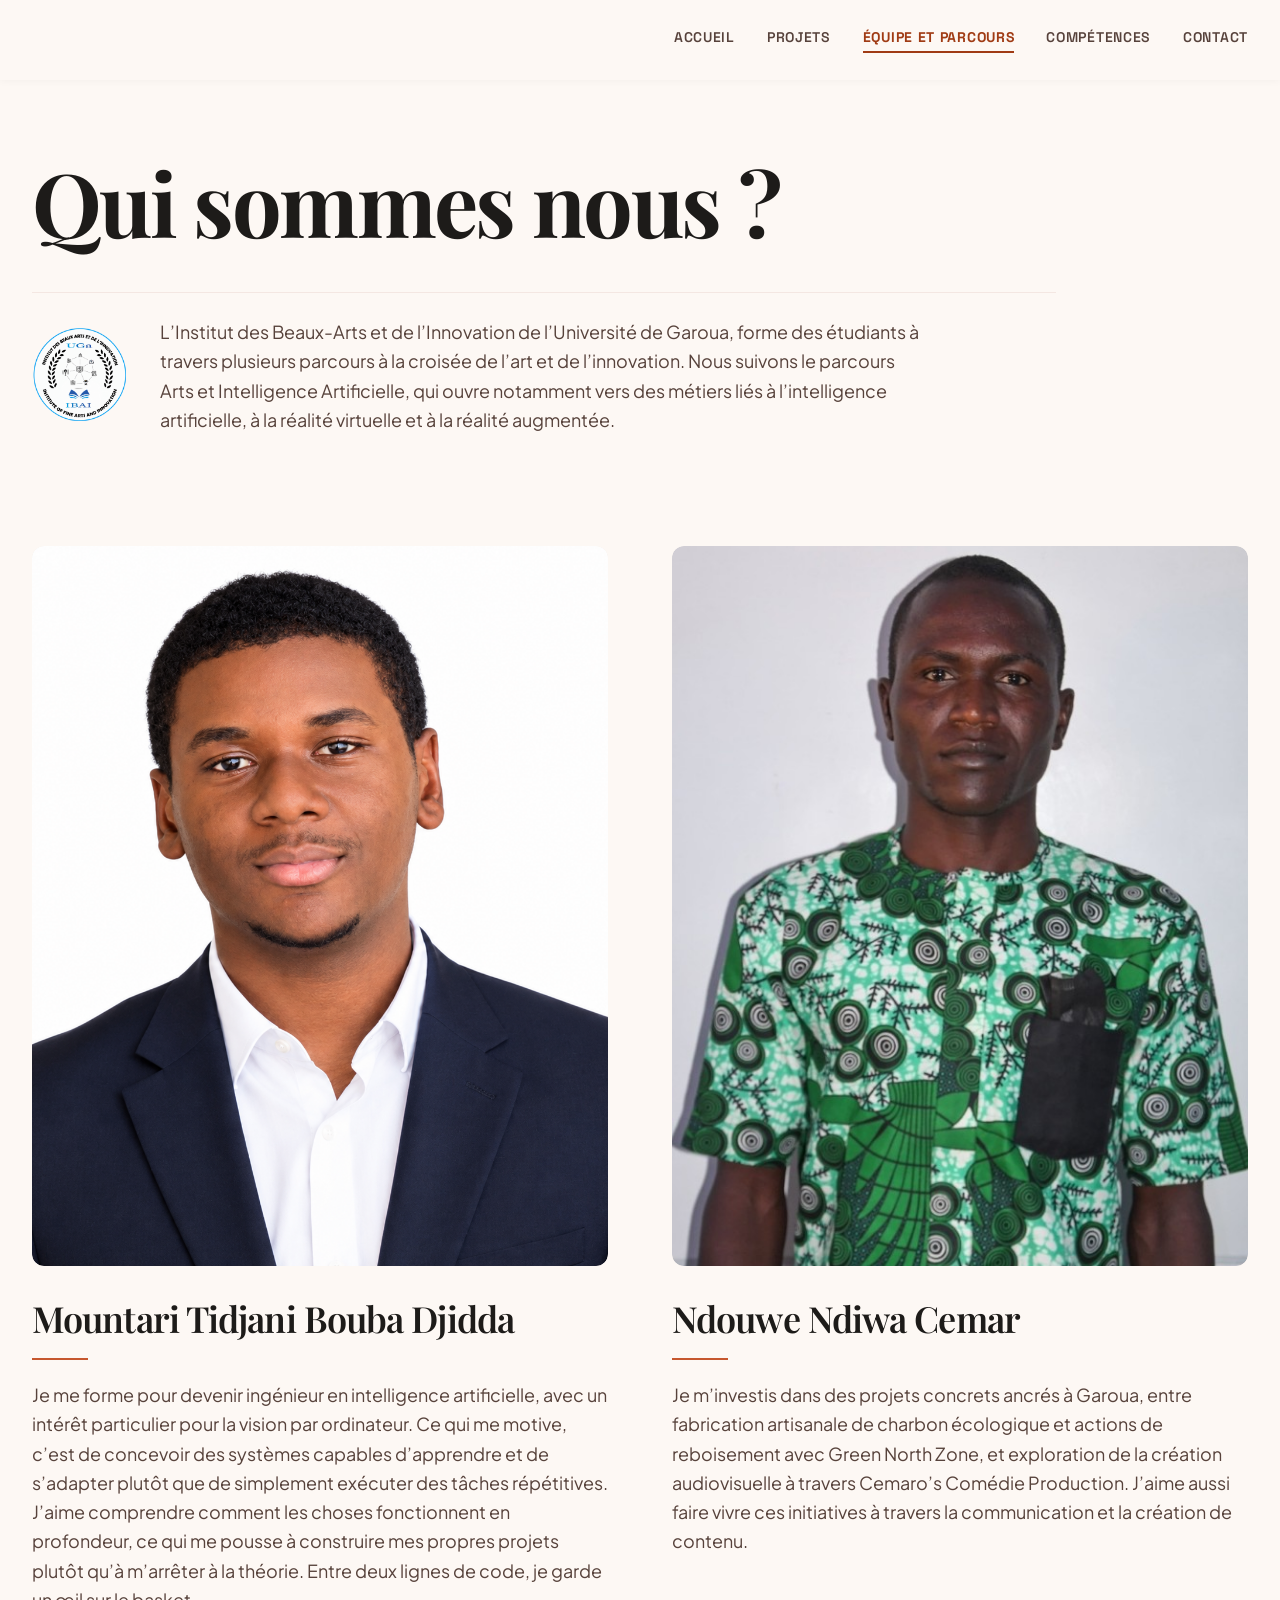
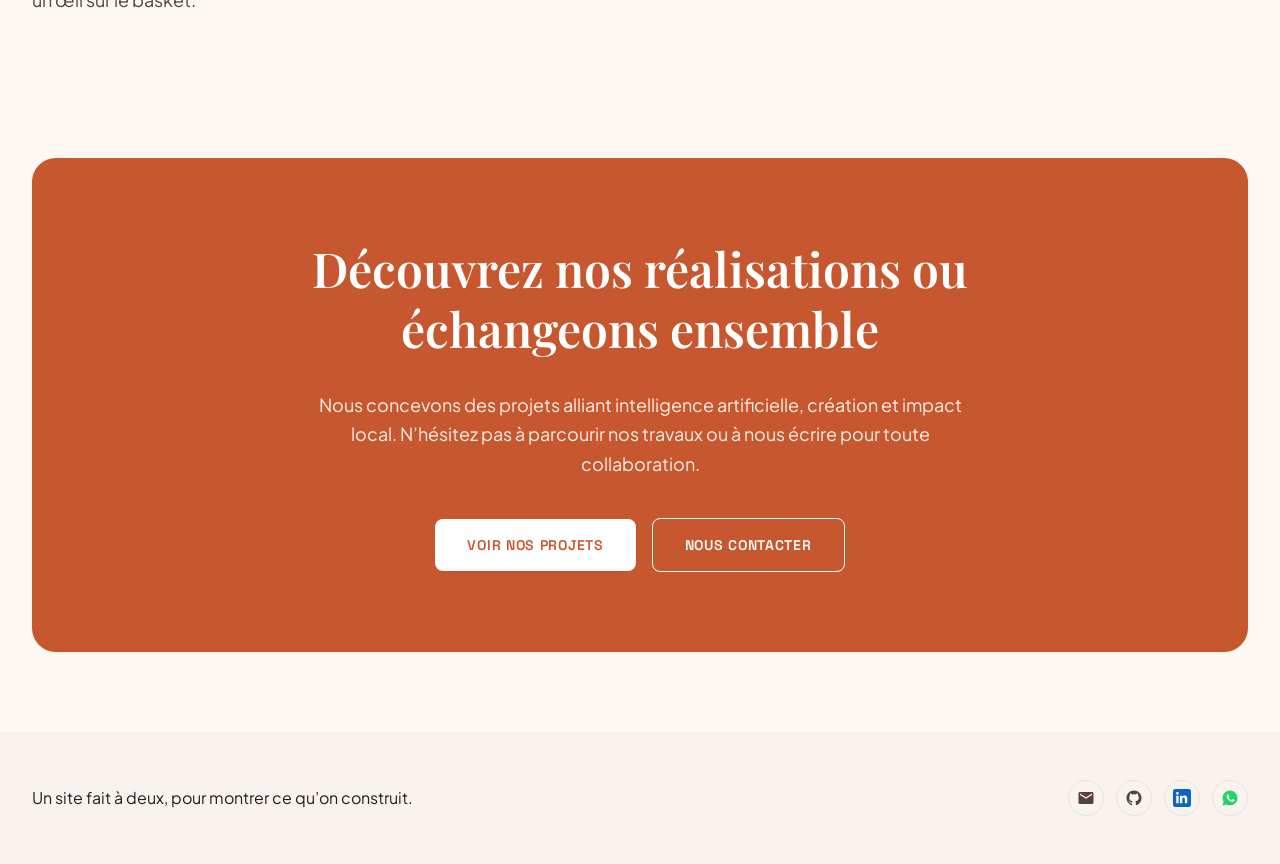
<file: equipe.html>
<!DOCTYPE html>
<html lang="fr">
<head>
  <meta charset="utf-8">
  <meta name="viewport" content="width=device-width, initial-scale=1">
  <title>Équipe et Parcours : Mountari et Ndouwe</title>
  <meta name="description" content="Qui sommes nous ? Mountari et Ndouwe, étudiants du parcours Arts et Intelligence Artificielle à l'Institut des Beaux-Arts et de l'Innovation de l'Université de Garoua.">

  <link rel="preconnect" href="https://fonts.googleapis.com">
  <link rel="preconnect" href="https://fonts.gstatic.com" crossorigin>
  <link href="https://fonts.googleapis.com/css2?family=Playfair+Display:wght@600;700&family=Plus+Jakarta+Sans:wght@400;500;600&family=Space+Grotesk:wght@500;600;700&display=swap" rel="stylesheet">
  <link rel="stylesheet" href="css/style.css">
</head>
<body>

  <!-- En-tête et navigation (à recopier à l'identique sur chaque page, seul aria-current change) -->
  <header class="site-header">
    <div class="container header-inner">
      <button class="nav-toggle" type="button" aria-expanded="false" aria-controls="menu-principal" aria-label="Ouvrir le menu">
        <span></span><span></span><span></span>
      </button>
      <nav class="nav" id="menu-principal" aria-label="Navigation principale">
        <a href="index.html" class="nav-link">Accueil</a>
        <a href="projets.html" class="nav-link">Projets</a>
        <a href="equipe.html" class="nav-link is-active" aria-current="page">Équipe et Parcours</a>
        <a href="competences.html" class="nav-link">Compétences</a>
        <a href="contact.html" class="nav-link">Contact</a>
      </nav>
    </div>
  </header>

  <main>

    <!-- Titre et présentation de la formation -->
    <section class="container team-intro">
      <div class="team-intro-inner">
        <h1>Qui sommes nous ?</h1>
        <div class="school-block">
          <img class="school-logo" src="assets/images/ibai.png" alt="Logo de l'Institut des Beaux-Arts et de l'Innovation">
          <p>L’Institut des Beaux-Arts et de l’Innovation de l’Université de Garoua, forme des étudiants à travers plusieurs parcours à la croisée de l’art et de l’innovation. Nous suivons le parcours Arts et Intelligence Artificielle, qui ouvre notamment vers des métiers liés à l’intelligence artificielle, à la réalité virtuelle et à la réalité augmentée.</p>
        </div>
      </div>
    </section>

    <!-- Les deux profils -->
    <section class="container profiles">
      <article class="profile">
        <div class="profile-photo">
          <img src="assets/images/mountari.png" alt="Portrait de Mountari Tidjani Bouba Djidda">
        </div>
        <div class="profile-text">
          <h2>Mountari Tidjani Bouba Djidda</h2>
          <div class="profile-rule"></div>
          <p>Je me forme pour devenir ingénieur en intelligence artificielle, avec un intérêt particulier pour la vision par ordinateur. Ce qui me motive, c’est de concevoir des systèmes capables d’apprendre et de s’adapter plutôt que de simplement exécuter des tâches répétitives. J’aime comprendre comment les choses fonctionnent en profondeur, ce qui me pousse à construire mes propres projets plutôt qu’à m’arrêter à la théorie. Entre deux lignes de code, je garde un œil sur le basket.</p>
        </div>
      </article>

      <article class="profile">
        <div class="profile-photo">
          <img src="assets/images/ndouwe.jpeg" alt="Portrait de Ndouwe Ndiwa Cemar" style="object-position: 50% 15%;">
        </div>
        <div class="profile-text">
          <h2>Ndouwe Ndiwa Cemar</h2>
          <div class="profile-rule"></div>
          <p>Je m’investis dans des projets concrets ancrés à Garoua, entre fabrication artisanale de charbon écologique et actions de reboisement avec Green North Zone, et exploration de la création audiovisuelle à travers Cemaro’s Comédie Production. J’aime aussi faire vivre ces initiatives à travers la communication et la création de contenu.</p>
        </div>
      </article>
    </section>

    <!-- Appel à l'action -->
    <section class="container team-cta-wrap">
      <div class="team-cta">
        <h2>Découvrez nos réalisations ou échangeons ensemble</h2>
        <p>Nous concevons des projets alliant intelligence artificielle, création et impact local. N’hésitez pas à parcourir nos travaux ou à nous écrire pour toute collaboration.</p>
        <div class="team-cta-actions">
          <a class="btn btn-white" href="projets.html">Voir nos projets</a>
          <a class="btn btn-outline-white" href="contact.html">Nous contacter</a>
        </div>
      </div>
    </section>

  </main>

  <footer class="site-footer">
    <div class="container footer-inner">
      <p>Un site fait à deux, pour montrer ce qu’on construit.</p>
      <div class="socials">
        <a class="social" href="mailto:boubamountari@gmail.com" aria-label="Email">
          <svg viewBox="0 0 24 24" fill="currentColor" aria-hidden="true"><path d="M20 4H4c-1.1 0-1.99.9-1.99 2L2 18c0 1.1.9 2 2 2h16c1.1 0 2-.9 2-2V6c0-1.1-.9-2-2-2zm0 4l-8 5-8-5V6l8 5 8-5v2z"/></svg>
        </a>
        <a class="social" href="https://github.com/Bouba-Tidjani-dev" target="_blank" rel="noopener" aria-label="GitHub">
          <svg viewBox="0 0 24 24" fill="currentColor" aria-hidden="true"><path fill-rule="evenodd" clip-rule="evenodd" d="M12 2C6.477 2 2 6.484 2 12.017c0 4.425 2.865 8.18 6.839 9.504.5.092.682-.217.682-.483 0-.237-.008-.868-.013-1.703-2.782.605-3.369-1.343-3.369-1.343-.454-1.158-1.11-1.466-1.11-1.466-.908-.62.069-.608.069-.608 1.003.07 1.53 1.032 1.53 1.032.892 1.53 2.341 1.088 2.91.832.092-.647.35-1.088.636-1.338-2.22-.253-4.555-1.113-4.555-4.951 0-1.093.39-1.988 1.029-2.688-.103-.253-.446-1.272.098-2.65 0 0 .84-.27 2.75 1.026A9.564 9.564 0 0112 6.844c.85.004 1.705.115 2.504.337 1.909-1.296 2.747-1.027 2.747-1.027.546 1.379.202 2.398.1 2.651.64.7 1.028 1.595 1.028 2.688 0 3.848-2.339 4.695-4.566 4.943.359.309.678.92.678 1.855 0 1.338-.012 2.419-.012 2.747 0 .268.18.58.688.482A10.019 10.019 0 0022 12.017C22 6.484 17.522 2 12 2z"/></svg>
        </a>
        <a class="social" href="https://linkedin.com/in/bouba-tidjani" target="_blank" rel="noopener" aria-label="LinkedIn">
          <svg viewBox="0 0 24 24" aria-hidden="true"><rect width="24" height="24" rx="3" fill="#0A66C2"/><path d="M19 19h-3.14v-4.92c0-1.17-.02-2.68-1.63-2.68-1.63 0-1.88 1.28-1.88 2.6v4.99H9.21V8.88h3.01v1.38h.04c.42-.79 1.44-1.63 2.97-1.63 3.17 0 3.76 2.09 3.76 4.81V19zM5.88 7.51a1.82 1.82 0 110-3.64 1.82 1.82 0 010 3.64zM7.45 19H4.31V8.88h3.14V19z" fill="#fff"/></svg>
        </a>
        <a class="social" href="https://wa.me/237696750749" target="_blank" rel="noopener" aria-label="WhatsApp">
          <svg viewBox="0 0 24 24" aria-hidden="true"><path d="M12.04 2C6.58 2 2.13 6.45 2.13 11.91c0 1.75.46 3.45 1.32 4.95L2 22l5.25-1.38c1.45.79 3.08 1.21 4.79 1.21 5.46 0 9.91-4.45 9.91-9.91 0-2.65-1.03-5.14-2.9-7.01A9.82 9.82 0 0012.04 2z" fill="#25D366"/><path d="M17.5 14.34c-.26-.13-1.54-.76-1.78-.85-.24-.09-.41-.13-.58.13-.17.26-.67.85-.82 1.02-.15.17-.3.19-.56.06-.26-.13-1.1-.41-2.09-1.29-.77-.69-1.29-1.54-1.44-1.8-.15-.26-.02-.4.11-.53.12-.12.26-.3.39-.45.13-.15.17-.26.26-.43.09-.17.04-.32-.02-.45-.06-.13-.58-1.4-.8-1.92-.21-.51-.43-.44-.59-.45h-.51c-.17 0-.45.06-.69.32-.24.26-.91.89-.91 2.17 0 1.28.93 2.52 1.06 2.69.13.17 1.84 2.81 4.45 3.94.62.27 1.11.43 1.49.55.63.2 1.2.17 1.65.1.5-.07 1.54-.63 1.76-1.24.22-.61.22-1.13.15-1.24-.07-.11-.24-.18-.5-.31z" fill="#fff"/></svg>
        </a>
      </div>
    </div>
  </footer>

  <script src="js/main.js"></script>
</body>
</html>
</file>
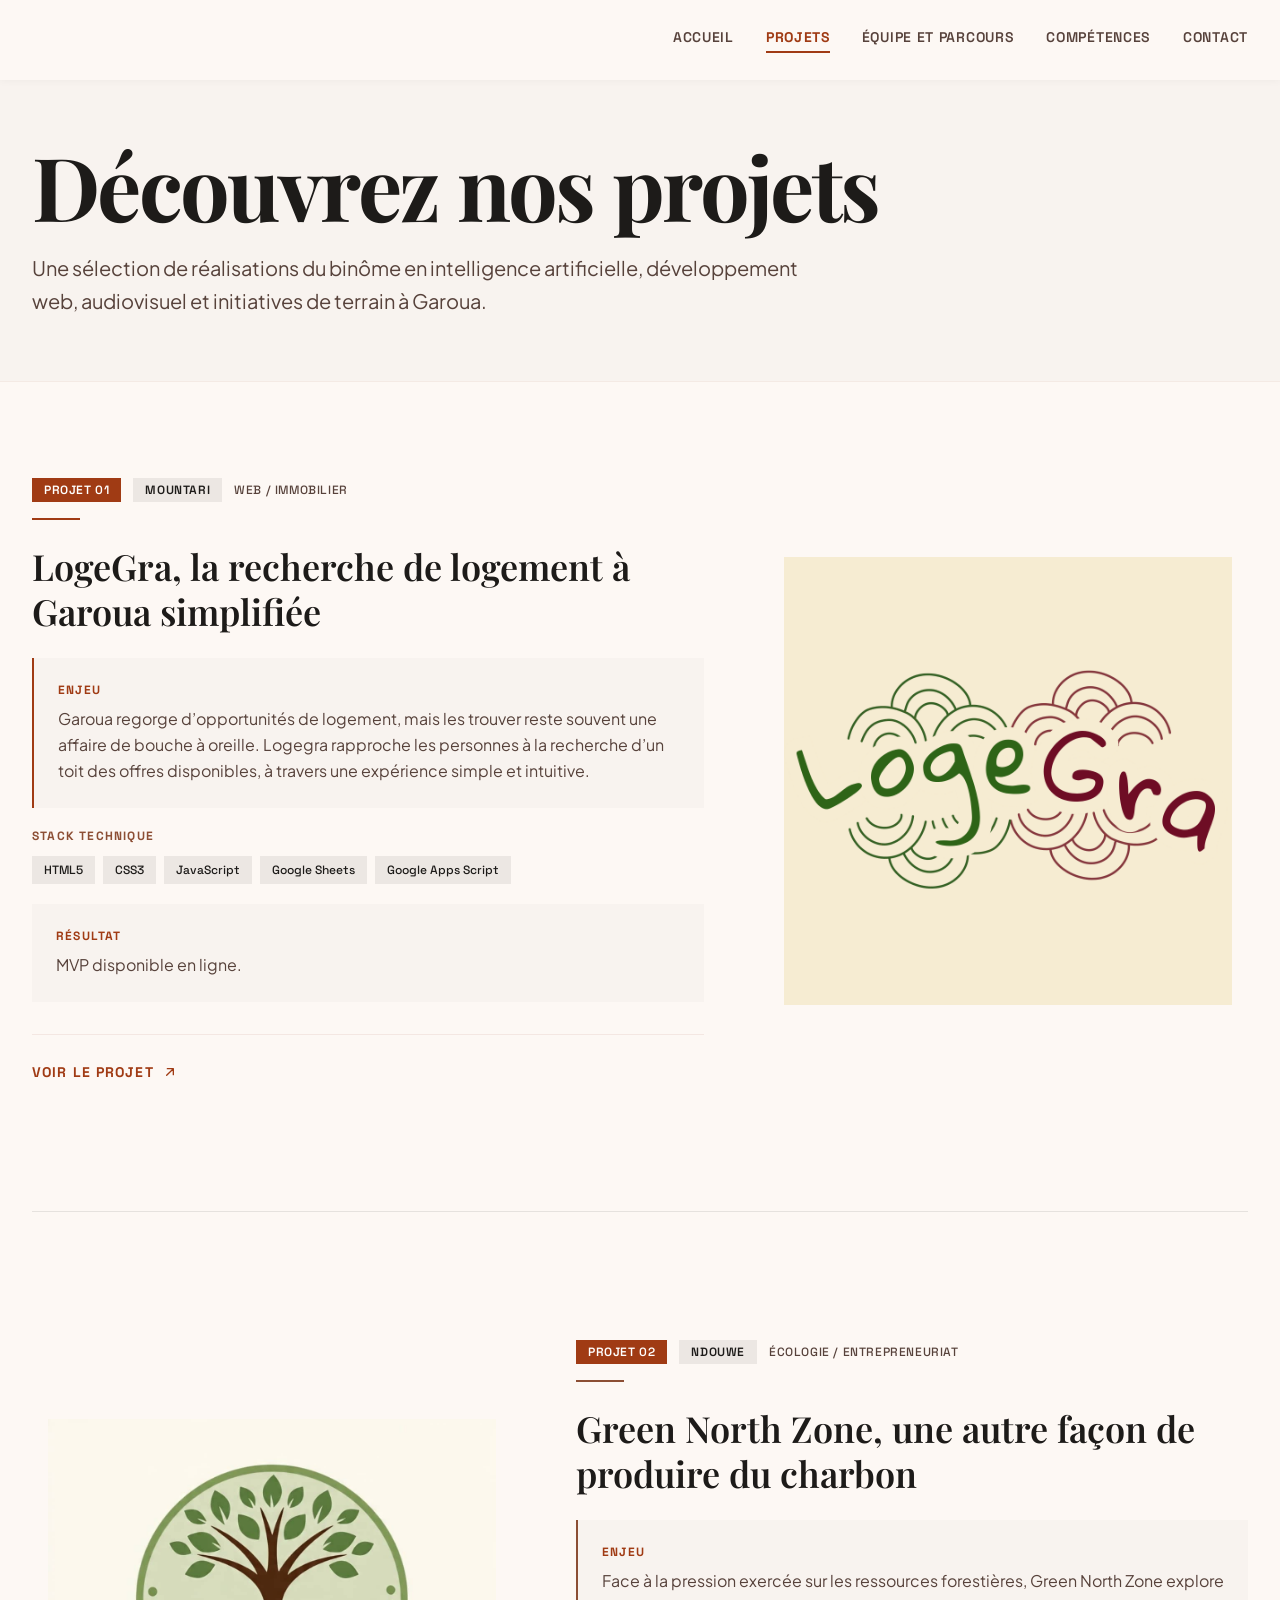
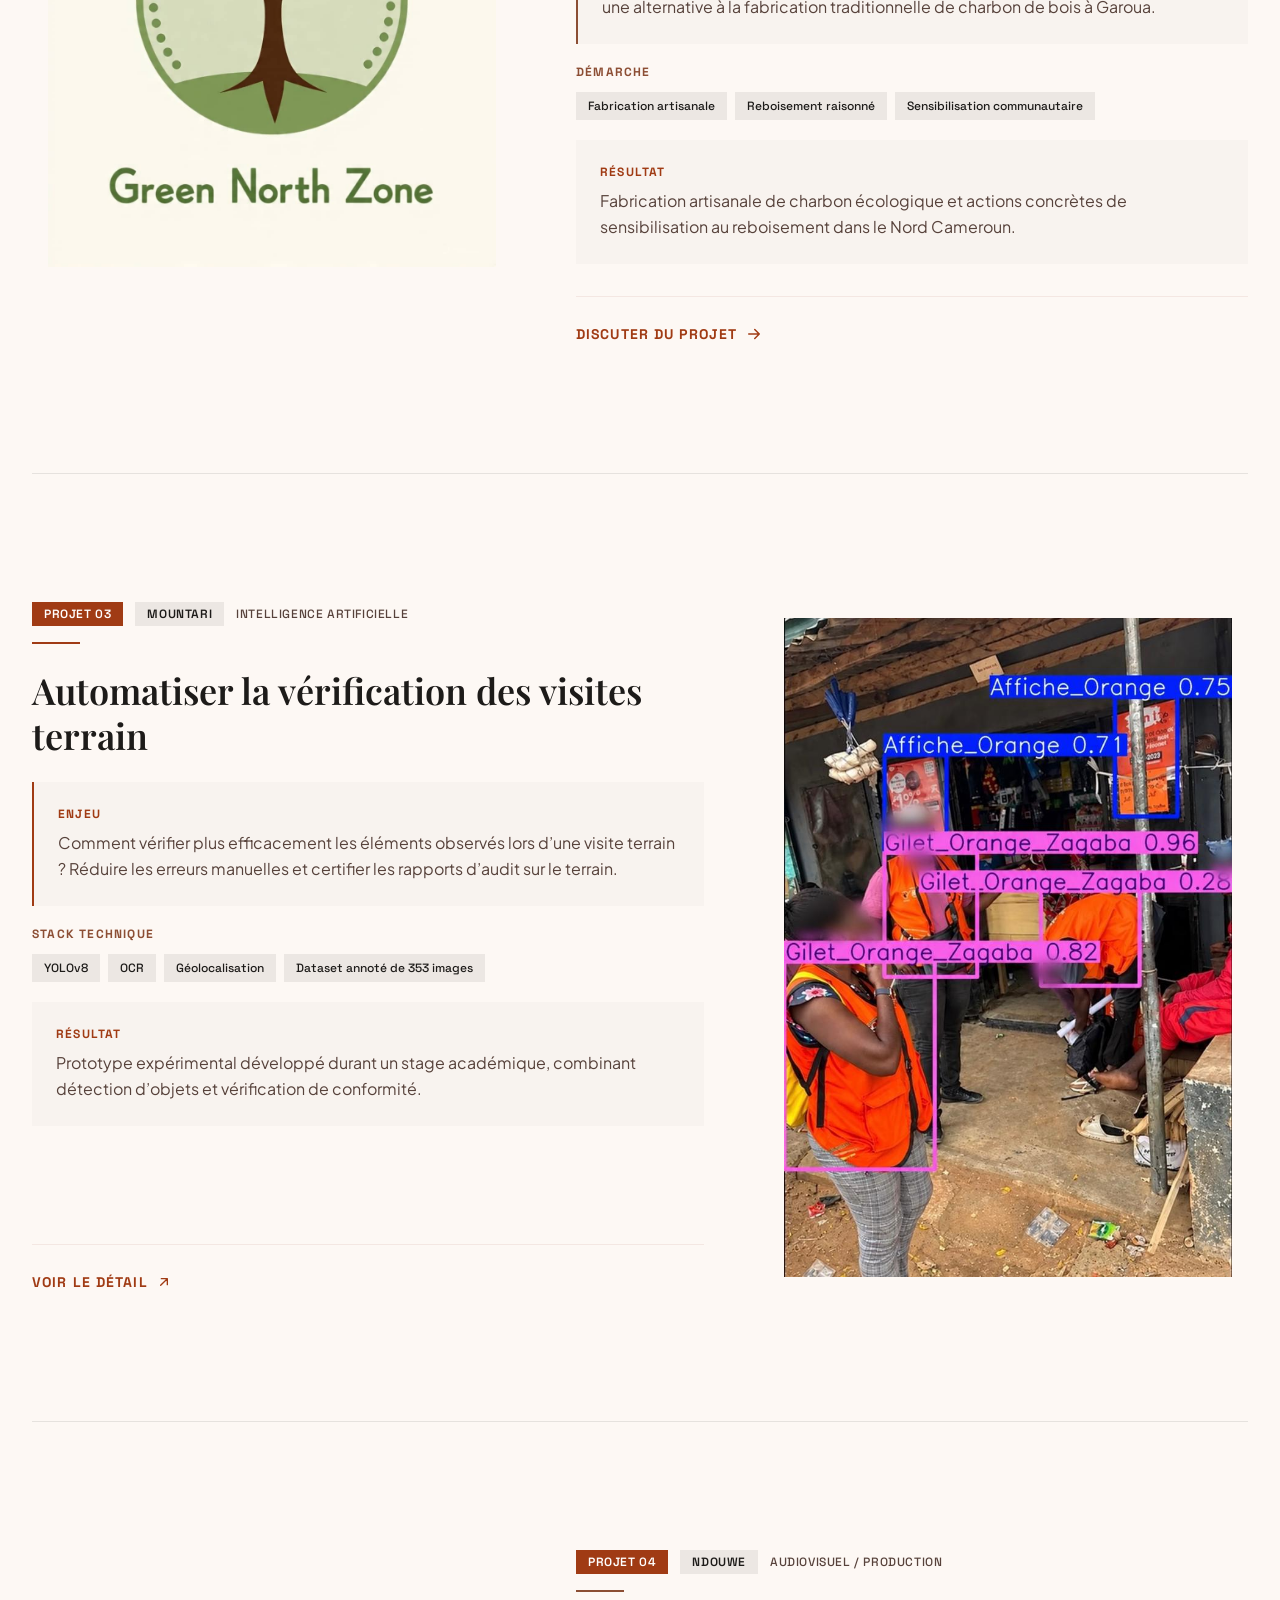
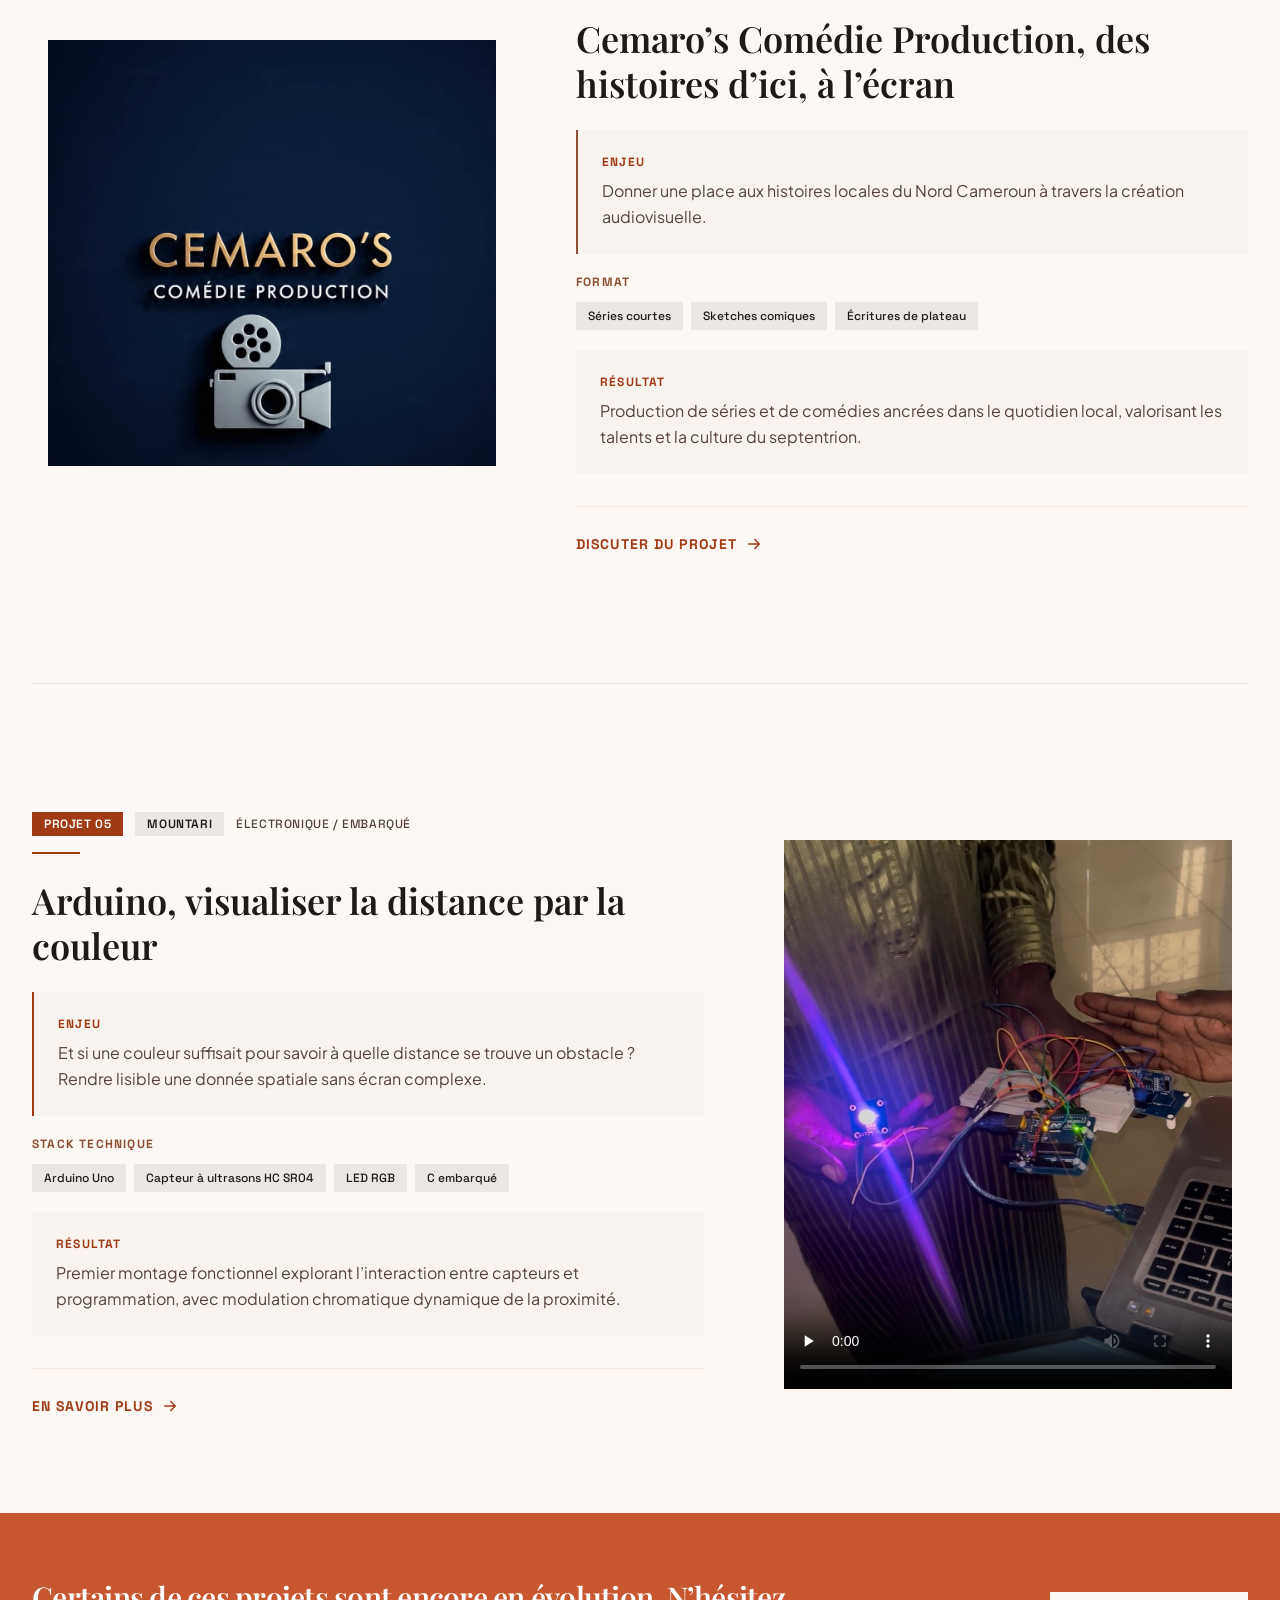
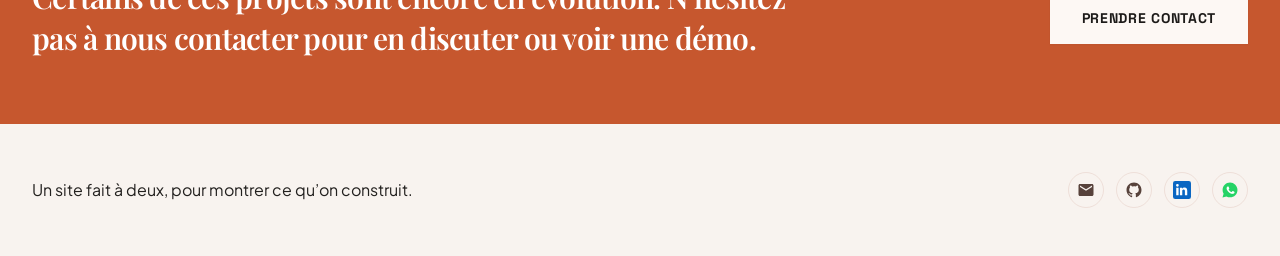
<file: projets.html>
<!DOCTYPE html>
<html lang="fr">
<head>
  <meta charset="utf-8">
  <meta name="viewport" content="width=device-width, initial-scale=1">
  <title>Projets : Mountari et Ndouwe</title>
  <meta name="description" content="Une sélection de réalisations du binôme en intelligence artificielle, développement web, audiovisuel et initiatives de terrain à Garoua.">

  <link rel="preconnect" href="https://fonts.googleapis.com">
  <link rel="preconnect" href="https://fonts.gstatic.com" crossorigin>
  <link href="https://fonts.googleapis.com/css2?family=Playfair+Display:wght@600;700&family=Plus+Jakarta+Sans:wght@400;500;600&family=Space+Grotesk:wght@500;600;700&display=swap" rel="stylesheet">
  <link rel="stylesheet" href="css/style.css">
</head>
<body>

  <!-- En-tête et navigation (à recopier à l'identique sur chaque page, seul aria-current change) -->
  <header class="site-header">
    <div class="container header-inner">
      <button class="nav-toggle" type="button" aria-expanded="false" aria-controls="menu-principal" aria-label="Ouvrir le menu">
        <span></span><span></span><span></span>
      </button>
      <nav class="nav" id="menu-principal" aria-label="Navigation principale">
        <a href="index.html" class="nav-link">Accueil</a>
        <a href="projets.html" class="nav-link is-active" aria-current="page">Projets</a>
        <a href="equipe.html" class="nav-link">Équipe et Parcours</a>
        <a href="competences.html" class="nav-link">Compétences</a>
        <a href="contact.html" class="nav-link">Contact</a>
      </nav>
    </div>
  </header>

  <main>

    <!-- Titre de la page -->
    <section class="page-header">
      <div class="container">
        <h1>Découvrez nos projets</h1>
        <p>Une sélection de réalisations du binôme en intelligence artificielle, développement web, audiovisuel et initiatives de terrain à Garoua.</p>
      </div>
    </section>

    <!-- Les cinq fiches projets, image à droite puis à gauche en alternance -->
    <div class="container fiches">

    <!-- Projet 01 : Mountari (image à droite) -->
    <article class="fiche">
      <div class="fiche-text">
        <div>
          <div class="fiche-meta">
            <span class="tag tag-num">Projet 01</span>
            <span class="tag tag-who">Mountari</span>
            <span class="fiche-cat">Web / Immobilier</span>
          </div>
          <div class="fiche-rule rule-mountari"></div>
          <h2>LogeGra, la recherche de logement à Garoua simplifiée</h2>
          <div class="fiche-blocks">
            <div class="box box-enjeu box-mountari">
              <span class="box-label">Enjeu</span>
              <p>Garoua regorge d’opportunités de logement, mais les trouver reste souvent une affaire de bouche à oreille. Logegra rapproche les personnes à la recherche d’un toit des offres disponibles, à travers une expérience simple et intuitive.</p>
            </div>
            <div>
              <span class="box-label label-second">Stack technique</span>
              <ul class="chips">
              <li>HTML5</li>
              <li>CSS3</li>
              <li>JavaScript</li>
              <li>Google Sheets</li>
              <li>Google Apps Script</li>
              </ul>
            </div>
            <div class="box">
              <span class="box-label">Résultat</span>
              <p>MVP disponible en ligne.</p>
            </div>
          </div>
        </div>
        <div class="fiche-link">
          <a class="project-link link-mountari" href="https://logegra.vercel.app/" target="_blank" rel="noopener noreferrer">
            Voir le projet
            <svg class="arrow arrow-out" viewBox="0 0 24 24" aria-hidden="true"><path d="M7 17L17 7M8 7h9v9" fill="none" stroke="currentColor" stroke-width="2" stroke-linecap="round" stroke-linejoin="round"/></svg>
          </a>
        </div>
      </div>
      <div class="fiche-media">
        <img src="assets/images/Logegra.png" alt="Logo de LogeGra" class="">
      </div>
    </article>
    <div class="fiche-sep"></div>

    <!-- Projet 02 : Ndouwe (image à gauche) -->
    <article class="fiche media-left">
      <div class="fiche-media">
        <img src="assets/images/green-north-zone.jpeg" alt="Logo de Green North Zone" class="">
      </div>
      <div class="fiche-text">
        <div>
          <div class="fiche-meta">
            <span class="tag tag-num">Projet 02</span>
            <span class="tag tag-who">Ndouwe</span>
            <span class="fiche-cat">Écologie / Entrepreneuriat</span>
          </div>
          <div class="fiche-rule rule-ndouwe"></div>
          <h2>Green North Zone, une autre façon de produire du charbon</h2>
          <div class="fiche-blocks">
            <div class="box box-enjeu box-ndouwe">
              <span class="box-label">Enjeu</span>
              <p>Face à la pression exercée sur les ressources forestières, Green North Zone explore une alternative à la fabrication traditionnelle de charbon de bois à Garoua.</p>
            </div>
            <div>
              <span class="box-label label-second">Démarche</span>
              <ul class="chips">
              <li>Fabrication artisanale</li>
              <li>Reboisement raisonné</li>
              <li>Sensibilisation communautaire</li>
              </ul>
            </div>
            <div class="box">
              <span class="box-label">Résultat</span>
              <p>Fabrication artisanale de charbon écologique et actions concrètes de sensibilisation au reboisement dans le Nord Cameroun.</p>
            </div>
          </div>
        </div>
        <div class="fiche-link">
          <a class="project-link link-mountari" href="#contact">
            Discuter du projet
            <svg class="arrow" viewBox="0 0 24 24" aria-hidden="true"><path d="M5 12h14M13 6l6 6-6 6" fill="none" stroke="currentColor" stroke-width="2" stroke-linecap="round" stroke-linejoin="round"/></svg>
          </a>
        </div>
      </div>
    </article>
    <div class="fiche-sep"></div>

    <!-- Projet 03 : Mountari (image à droite) -->
    <article class="fiche">
      <div class="fiche-text">
        <div>
          <div class="fiche-meta">
            <span class="tag tag-num">Projet 03</span>
            <span class="tag tag-who">Mountari</span>
            <span class="fiche-cat">Intelligence artificielle</span>
          </div>
          <div class="fiche-rule rule-mountari"></div>
          <h2>Automatiser la vérification des visites terrain</h2>
          <div class="fiche-blocks">
            <div class="box box-enjeu box-mountari">
              <span class="box-label">Enjeu</span>
              <p>Comment vérifier plus efficacement les éléments observés lors d’une visite terrain ? Réduire les erreurs manuelles et certifier les rapports d’audit sur le terrain.</p>
            </div>
            <div>
              <span class="box-label label-second">Stack technique</span>
              <ul class="chips">
              <li>YOLOv8</li>
              <li>OCR</li>
              <li>Géolocalisation</li>
              <li>Dataset annoté de 353 images</li>
              </ul>
            </div>
            <div class="box">
              <span class="box-label">Résultat</span>
              <p>Prototype expérimental développé durant un stage académique, combinant détection d’objets et vérification de conformité.</p>
            </div>
          </div>
        </div>
        <div class="fiche-link">
          <a class="project-link link-mountari" href="https://www.linkedin.com/in/bouba-tidjani" target="_blank" rel="noopener noreferrer">
            Voir le détail
            <svg class="arrow arrow-out" viewBox="0 0 24 24" aria-hidden="true"><path d="M7 17L17 7M8 7h9v9" fill="none" stroke="currentColor" stroke-width="2" stroke-linecap="round" stroke-linejoin="round"/></svg>
          </a>
        </div>
      </div>
      <div class="fiche-media">
        <img src="assets/images/yolo.jpeg" alt="Résultat de détection d'objets sur une visite terrain" class="fiche-img-narrow">
      </div>
    </article>
    <div class="fiche-sep"></div>

    <!-- Projet 04 : Ndouwe (image à gauche) -->
    <article class="fiche media-left">
      <div class="fiche-media">
        <img src="assets/images/cemaros.jpeg" alt="Logo de Cemaro's Comédie Production" class="">
      </div>
      <div class="fiche-text">
        <div>
          <div class="fiche-meta">
            <span class="tag tag-num">Projet 04</span>
            <span class="tag tag-who">Ndouwe</span>
            <span class="fiche-cat">Audiovisuel / Production</span>
          </div>
          <div class="fiche-rule rule-ndouwe"></div>
          <h2>Cemaro’s Comédie Production, des histoires d’ici, à l’écran</h2>
          <div class="fiche-blocks">
            <div class="box box-enjeu box-ndouwe">
              <span class="box-label">Enjeu</span>
              <p>Donner une place aux histoires locales du Nord Cameroun à travers la création audiovisuelle.</p>
            </div>
            <div>
              <span class="box-label label-second">Format</span>
              <ul class="chips">
              <li>Séries courtes</li>
              <li>Sketches comiques</li>
              <li>Écritures de plateau</li>
              </ul>
            </div>
            <div class="box">
              <span class="box-label">Résultat</span>
              <p>Production de séries et de comédies ancrées dans le quotidien local, valorisant les talents et la culture du septentrion.</p>
            </div>
          </div>
        </div>
        <div class="fiche-link">
          <a class="project-link link-mountari" href="#contact">
            Discuter du projet
            <svg class="arrow" viewBox="0 0 24 24" aria-hidden="true"><path d="M5 12h14M13 6l6 6-6 6" fill="none" stroke="currentColor" stroke-width="2" stroke-linecap="round" stroke-linejoin="round"/></svg>
          </a>
        </div>
      </div>
    </article>
    <div class="fiche-sep"></div>

    <!-- Projet 05 : Mountari (image à droite) -->
    <article class="fiche">
      <div class="fiche-text">
        <div>
          <div class="fiche-meta">
            <span class="tag tag-num">Projet 05</span>
            <span class="tag tag-who">Mountari</span>
            <span class="fiche-cat">Électronique / Embarqué</span>
          </div>
          <div class="fiche-rule rule-mountari"></div>
          <h2>Arduino, visualiser la distance par la couleur</h2>
          <div class="fiche-blocks">
            <div class="box box-enjeu box-mountari">
              <span class="box-label">Enjeu</span>
              <p>Et si une couleur suffisait pour savoir à quelle distance se trouve un obstacle ? Rendre lisible une donnée spatiale sans écran complexe.</p>
            </div>
            <div>
              <span class="box-label label-second">Stack technique</span>
              <ul class="chips">
              <li>Arduino Uno</li>
              <li>Capteur à ultrasons HC SR04</li>
              <li>LED RGB</li>
              <li>C embarqué</li>
              </ul>
            </div>
            <div class="box">
              <span class="box-label">Résultat</span>
              <p>Premier montage fonctionnel explorant l’interaction entre capteurs et programmation, avec modulation chromatique dynamique de la proximité.</p>
            </div>
          </div>
        </div>
        <div class="fiche-link">
          <a class="project-link link-mountari" href="#contact">
            En savoir plus
            <svg class="arrow" viewBox="0 0 24 24" aria-hidden="true"><path d="M5 12h14M13 6l6 6-6 6" fill="none" stroke="currentColor" stroke-width="2" stroke-linecap="round" stroke-linejoin="round"/></svg>
          </a>
        </div>
      </div>
      <div class="fiche-media">
        <video class="fiche-video" controls playsinline preload="none" poster="assets/images/arduino.jpeg" aria-label="Démonstration en vidéo du montage Arduino : la LED change de couleur selon la distance">
          <source src="assets/videos/arduino.mp4" type="video/mp4">
          Votre navigateur ne peut pas lire cette vidéo.
        </video>
      </div>
    </article>

    </div>

    <!-- Bandeau de contact -->
    <section class="banner" id="contact">
      <div class="container banner-inner">
        <p>Certains de ces projets sont encore en évolution. N’hésitez pas à nous contacter pour en discuter ou voir une démo.</p>
        <a class="btn btn-banner" href="mailto:boubamountari@gmail.com">Prendre contact</a>
      </div>
    </section>

  </main>

  <footer class="site-footer">
    <div class="container footer-inner">
      <p>Un site fait à deux, pour montrer ce qu’on construit.</p>
      <div class="socials">
        <a class="social" href="mailto:boubamountari@gmail.com" aria-label="Email">
          <svg viewBox="0 0 24 24" fill="currentColor" aria-hidden="true"><path d="M20 4H4c-1.1 0-1.99.9-1.99 2L2 18c0 1.1.9 2 2 2h16c1.1 0 2-.9 2-2V6c0-1.1-.9-2-2-2zm0 4l-8 5-8-5V6l8 5 8-5v2z"/></svg>
        </a>
        <a class="social" href="https://github.com/Bouba-Tidjani-dev" target="_blank" rel="noopener" aria-label="GitHub">
          <svg viewBox="0 0 24 24" fill="currentColor" aria-hidden="true"><path fill-rule="evenodd" clip-rule="evenodd" d="M12 2C6.477 2 2 6.484 2 12.017c0 4.425 2.865 8.18 6.839 9.504.5.092.682-.217.682-.483 0-.237-.008-.868-.013-1.703-2.782.605-3.369-1.343-3.369-1.343-.454-1.158-1.11-1.466-1.11-1.466-.908-.62.069-.608.069-.608 1.003.07 1.53 1.032 1.53 1.032.892 1.53 2.341 1.088 2.91.832.092-.647.35-1.088.636-1.338-2.22-.253-4.555-1.113-4.555-4.951 0-1.093.39-1.988 1.029-2.688-.103-.253-.446-1.272.098-2.65 0 0 .84-.27 2.75 1.026A9.564 9.564 0 0112 6.844c.85.004 1.705.115 2.504.337 1.909-1.296 2.747-1.027 2.747-1.027.546 1.379.202 2.398.1 2.651.64.7 1.028 1.595 1.028 2.688 0 3.848-2.339 4.695-4.566 4.943.359.309.678.92.678 1.855 0 1.338-.012 2.419-.012 2.747 0 .268.18.58.688.482A10.019 10.019 0 0022 12.017C22 6.484 17.522 2 12 2z"/></svg>
        </a>
        <a class="social" href="https://linkedin.com/in/bouba-tidjani" target="_blank" rel="noopener" aria-label="LinkedIn">
          <svg viewBox="0 0 24 24" aria-hidden="true"><rect width="24" height="24" rx="3" fill="#0A66C2"/><path d="M19 19h-3.14v-4.92c0-1.17-.02-2.68-1.63-2.68-1.63 0-1.88 1.28-1.88 2.6v4.99H9.21V8.88h3.01v1.38h.04c.42-.79 1.44-1.63 2.97-1.63 3.17 0 3.76 2.09 3.76 4.81V19zM5.88 7.51a1.82 1.82 0 110-3.64 1.82 1.82 0 010 3.64zM7.45 19H4.31V8.88h3.14V19z" fill="#fff"/></svg>
        </a>
        <!-- À compléter : remplace le numéro par celui de ton binôme, au format international sans + ni espaces -->
        <a class="social" href="https://wa.me/237696750749" target="_blank" rel="noopener" aria-label="WhatsApp">
          <svg viewBox="0 0 24 24" aria-hidden="true"><path d="M12.04 2C6.58 2 2.13 6.45 2.13 11.91c0 1.75.46 3.45 1.32 4.95L2 22l5.25-1.38c1.45.79 3.08 1.21 4.79 1.21 5.46 0 9.91-4.45 9.91-9.91 0-2.65-1.03-5.14-2.9-7.01A9.82 9.82 0 0012.04 2z" fill="#25D366"/><path d="M17.5 14.34c-.26-.13-1.54-.76-1.78-.85-.24-.09-.41-.13-.58.13-.17.26-.67.85-.82 1.02-.15.17-.3.19-.56.06-.26-.13-1.1-.41-2.09-1.29-.77-.69-1.29-1.54-1.44-1.8-.15-.26-.02-.4.11-.53.12-.12.26-.3.39-.45.13-.15.17-.26.26-.43.09-.17.04-.32-.02-.45-.06-.13-.58-1.4-.8-1.92-.21-.51-.43-.44-.59-.45h-.51c-.17 0-.45.06-.69.32-.24.26-.91.89-.91 2.17 0 1.28.93 2.52 1.06 2.69.13.17 1.84 2.81 4.45 3.94.62.27 1.11.43 1.49.55.63.2 1.2.17 1.65.1.5-.07 1.54-.63 1.76-1.24.22-.61.22-1.13.15-1.24-.07-.11-.24-.18-.5-.31z" fill="#fff"/></svg>
        </a>
      </div>
    </div>
  </footer>

  <script src="js/main.js"></script>
</body>
</html>
</file>
<file: css/style.css>
/* ==========================================================
   Portfolio Mountari et Ndouwe : feuille de style commune
   Les couleurs et polices viennent du DESIGN.md (Atelier & Algorithm).
   Ce fichier sera réutilisé par toutes les pages du site.
   ========================================================== */

/* 1. Variables de design */
:root {
  --surface: #fdf8f4;
  --surface-low: #f8f3ef;
  --surface-container: #f2ede9;
  --surface-high: #ece7e3;
  --on-surface: #1d1b19;
  --on-surface-variant: #57423b;
  --outline-variant: #dec0b7;
  --primary: #a03b14;
  --primary-container: #c0532a;
  --on-primary: #ffffff;
  --primary-fixed: #ffdbcf;
  --on-primary-fixed: #390c00;
  --secondary: #8c4e34;
  --ink: #161513;
  --dark-logo-bg: #071322;
  --photo-bg: #e7e5e4;

  --font-title: "Playfair Display", Georgia, serif;
  --font-body: "Plus Jakarta Sans", system-ui, sans-serif;
  --font-label: "Space Grotesk", system-ui, sans-serif;

  --header-h: 5rem;
  --shadow-sm: 0 1px 2px rgba(0, 0, 0, 0.05);
  --shadow-md: 0 4px 6px -1px rgba(0, 0, 0, 0.1), 0 2px 4px -2px rgba(0, 0, 0, 0.1);
}

/* 2. Base */
*, *::before, *::after { box-sizing: border-box; }

html { height: 100%; }

body {
  margin: 0;
  min-height: 100%;
  display: flex;
  flex-direction: column;
  background: var(--surface);
  color: var(--on-surface);
  font-family: var(--font-body);
  font-size: 1rem;
  line-height: 1.5rem;
  -webkit-font-smoothing: antialiased;
}

::selection { background: var(--primary-container); color: #fffbff; }

main { flex: 1; padding-top: var(--header-h); }

img { display: block; max-width: 100%; }

a { color: inherit; text-decoration: none; }

h1, h2, h3, p, figure { margin: 0; }

:focus-visible { outline: 3px solid var(--primary); outline-offset: 3px; }

.container {
  width: 100%;
  max-width: 80rem;
  margin-inline: auto;
  padding-inline: 2rem;
}

/* 3. En-tête et navigation */
.site-header {
  position: fixed;
  inset: 0 0 auto 0;
  z-index: 50;
  background: rgba(253, 248, 244, 0.9);
  -webkit-backdrop-filter: blur(12px);
  backdrop-filter: blur(12px);
  box-shadow: 0 1px 8px rgba(0, 0, 0, 0.04);
}

.header-inner {
  height: var(--header-h);
  display: flex;
  align-items: center;
  justify-content: flex-end;
}

.nav { display: flex; align-items: center; gap: 2rem; }

.nav-link {
  font-family: var(--font-label);
  font-size: 0.875rem;
  line-height: 1.25rem;
  font-weight: 600;
  text-transform: uppercase;
  letter-spacing: 0.05em;
  color: var(--on-surface-variant);
  padding-bottom: 0.25rem;
  border-bottom: 2px solid transparent;
  transition: color 0.15s;
}

.nav-link:hover { color: var(--on-surface); }

.nav-link.is-active {
  color: var(--primary);
  font-weight: 700;
  border-bottom-color: var(--primary);
}

.nav-toggle {
  display: none;
  width: 2.75rem;
  height: 2.75rem;
  padding: 0;
  background: none;
  border: 0;
  cursor: pointer;
  flex-direction: column;
  justify-content: center;
  align-items: center;
  gap: 5px;
}

.nav-toggle span {
  display: block;
  width: 22px;
  height: 2px;
  background: var(--on-surface);
}

/* 4. Présentation */
.hero { padding-top: 3rem; padding-bottom: 4rem; }

.hero-text { animation: heroEntrance 0.85s cubic-bezier(0.16, 1, 0.3, 1) both; }

.hero h1 {
  font-family: var(--font-title);
  font-size: 5.5rem;
  line-height: 5.25rem;
  font-weight: 700;
  letter-spacing: -0.03em;
  max-width: 64rem;
  margin-bottom: 1rem;
}

.hero h2 {
  font-family: var(--font-title);
  font-size: 1.875rem;
  line-height: 2.125rem;
  font-weight: 600;
  color: var(--primary);
  max-width: 56rem;
  margin-bottom: 1rem;
}

.hero-text p {
  font-size: 19px;
  line-height: 1.625;
  font-weight: 500;
  color: var(--on-surface);
  max-width: 48rem;
}

@keyframes heroEntrance {
  from { opacity: 0; transform: translateY(18px); }
  to   { opacity: 1; transform: translateY(0); }
}

/* Portraits */
.portraits {
  margin-top: 4rem;
  display: grid;
  grid-template-columns: 1fr 1fr;
  gap: 2rem;
  align-items: stretch;
}

.portrait-card {
  display: flex;
  flex-direction: column;
  justify-content: space-between;
  padding: 2.5rem;
  background: var(--surface-low);
  border: 1px solid rgba(222, 192, 183, 0.3);
  box-shadow: var(--shadow-sm);
}

.portrait-frame {
  aspect-ratio: 4 / 5;
  overflow: hidden;
  margin-bottom: 1.5rem;
  background: var(--photo-bg);
  border: 1px solid rgba(222, 192, 183, 0.4);
}

.portrait-frame img {
  width: 100%;
  height: 100%;
  object-fit: cover;
  object-position: center top;
}

.portrait-card figcaption {
  margin-top: auto;
  font-family: var(--font-title);
  font-size: 1.875rem;
  line-height: 2.125rem;
  font-weight: 600;
}

/* 5. Aperçu des projets */
.projects { padding-top: 4rem; padding-bottom: 4rem; }

.section-head {
  display: flex;
  align-items: flex-end;
  justify-content: space-between;
  gap: 1.5rem;
  margin-bottom: 4rem;
}

.section-head h2 {
  font-family: var(--font-title);
  font-size: 4rem;
  line-height: 4rem;
  font-weight: 600;
  letter-spacing: -0.025em;
}

.section-head p {
  max-width: 28rem;
  color: var(--on-surface-variant);
}

.project-list { display: grid; gap: 3rem; }

.project-card {
  display: grid;
  grid-template-columns: 7fr 5fr;
  align-items: stretch;
  overflow: hidden;
  background: var(--surface-low);
  border: 1px solid rgba(222, 192, 183, 0.3);
  box-shadow: var(--shadow-sm);
  transition: box-shadow 0.2s;
}

.project-card:hover { box-shadow: var(--shadow-md); }

/* Cartes dont l'image est à droite : on inverse les colonnes */
.project-card.media-right { grid-template-columns: 5fr 7fr; }
.project-card.media-right .project-media { order: 2; }
.project-card.media-right .project-body { order: 1; }

.project-media {
  height: 360px;
  overflow: hidden;
  background: var(--surface-high);
}

.project-media img.cover { width: 100%; height: 100%; object-fit: cover; }

.media-padded {
  display: flex;
  align-items: center;
  justify-content: center;
  padding: 1.5rem;
}

.media-padded img.contain { max-width: 100%; max-height: 100%; object-fit: contain; }

.media-dark { background: var(--dark-logo-bg); padding: 1rem; }

.project-body {
  display: flex;
  flex-direction: column;
  justify-content: center;
  align-items: flex-start;
  padding: 2rem;
}

.badge {
  display: inline-block;
  padding: 0.25rem 0.75rem;
  margin-bottom: 0.75rem;
  background: var(--surface);
  font-family: var(--font-label);
  font-size: 0.875rem;
  line-height: 1.25rem;
  font-weight: 700;
  text-transform: uppercase;
  letter-spacing: 0.05em;
}

.badge-ndouwe { color: var(--secondary); }
.badge-mountari { color: var(--primary); }

.project-body h3 {
  font-family: var(--font-title);
  font-size: 2.5rem;
  line-height: 2.75rem;
  font-weight: 600;
  letter-spacing: -0.01em;
  margin-bottom: 0.75rem;
}

.project-body p {
  font-size: 18px;
  line-height: 1.625;
  color: var(--ink);
  margin-bottom: 1.5rem;
}

.project-link {
  display: inline-flex;
  align-items: center;
  gap: 0.5rem;
  font-family: var(--font-label);
  font-size: 0.875rem;
  line-height: 1.25rem;
  font-weight: 600;
  text-transform: uppercase;
  letter-spacing: 0.05em;
  transition: color 0.15s;
}

.link-ndouwe { color: var(--secondary); }
.link-mountari { color: var(--primary); }
.project-link:hover { color: var(--on-surface); }

.arrow { width: 18px; height: 18px; transition: transform 0.15s; }
.project-link:hover .arrow { transform: translateX(4px); }

/* 6. Bandeau école */
.school-strip { background: var(--surface-container); padding-block: 3rem; }

.school-inner {
  display: flex;
  align-items: center;
  justify-content: space-between;
  gap: 1.5rem;
}

.school-inner p {
  font-size: 19px;
  line-height: 1.75rem;
  font-weight: 500;
  color: var(--ink);
}

/* 7. Boutons */
.btn {
  display: inline-block;
  flex-shrink: 0;
  white-space: nowrap;
  text-align: center;
  font-family: var(--font-label);
  font-size: 0.875rem;
  line-height: 1.25rem;
  text-transform: uppercase;
  letter-spacing: 0.05em;
}

.btn-light {
  padding: 0.875rem 1.5rem;
  background: var(--surface);
  color: var(--on-surface);
  font-weight: 600;
  box-shadow: var(--shadow-sm);
  transition: background 0.15s;
}

.btn-light:hover { background: var(--surface-high); }

.btn-solid {
  padding: 1rem 2rem;
  background: var(--on-primary);
  color: var(--primary);
  font-weight: 700;
  box-shadow: 4px 4px 0 var(--on-primary-fixed);
  transition: transform 0.15s;
}

.btn-solid:hover { transform: translate(-4px, -4px); }

.btn-ghost {
  padding: 1rem 1.5rem;
  background: var(--primary-container);
  color: var(--on-primary);
  font-weight: 600;
  border: 1px solid rgba(255, 219, 207, 0.3);
  transition: background 0.15s, color 0.15s;
}

.btn-ghost:hover { background: var(--primary-fixed); color: var(--on-primary-fixed); }

/* 8. Appel à contact */
.cta { background: var(--primary); color: var(--on-primary); padding: 5rem 0; }

.cta-inner {
  display: flex;
  align-items: center;
  justify-content: space-between;
  gap: 2.5rem;
}

.cta-text { max-width: 48rem; }

.cta-text h2 {
  font-family: var(--font-title);
  font-size: 2.5rem;
  line-height: 2.75rem;
  font-weight: 600;
  letter-spacing: -0.025em;
  margin-bottom: 1rem;
}

.cta-text p {
  font-size: 1.125rem;
  line-height: 1.625;
  color: var(--primary-fixed);
}

.cta-actions { display: flex; gap: 1rem; flex-shrink: 0; }

/* 9. Pied de page */
.site-footer { background: var(--surface-low); margin-top: auto; }

.footer-inner {
  padding-block: 3rem;
  display: flex;
  align-items: center;
  justify-content: space-between;
  gap: 1rem;
}

.footer-inner p { font-size: 16px; color: #22201e; }

.socials { display: flex; align-items: center; gap: 0.75rem; margin-left: auto; flex-shrink: 0; }

.social {
  width: 2.25rem;
  height: 2.25rem;
  display: flex;
  align-items: center;
  justify-content: center;
  border: 1px solid rgba(222, 192, 183, 0.4);
  border-radius: 9999px;
  color: var(--on-surface-variant);
  transition: border-color 0.15s, color 0.15s;
}

.social:hover { border-color: var(--primary); color: var(--primary); }
.social svg { width: 18px; height: 18px; }

/* 10. Tablette et mobile */
@media (max-width: 1023px) {
  .project-card,
  .project-card.media-right { grid-template-columns: 1fr; }

  /* Sur petit écran, l'image passe toujours au-dessus du texte */
  .project-card.media-right .project-media { order: 1; }
  .project-card.media-right .project-body { order: 2; }

  .project-body { padding: 1.5rem; }
  .project-body h3 { font-size: 1.875rem; line-height: 2.125rem; }

  .cta-inner { flex-direction: column; align-items: flex-start; }
}

@media (max-width: 767px) {
  .container { padding-inline: 1.25rem; }

  .hero h1 { font-size: 3.25rem; line-height: 3.25rem; letter-spacing: -0.02em; }
  .hero h2 { font-size: 1.375rem; line-height: 1.625rem; }

  .portraits { grid-template-columns: 1fr; margin-top: 2.5rem; }
  .portrait-card { padding: 1.5rem; }

  .section-head { flex-direction: column; align-items: flex-start; margin-bottom: 2.5rem; }
  .section-head h2 { font-size: 2.5rem; line-height: 2.6rem; }

  .school-inner { flex-direction: column; text-align: center; }

  .cta-actions { flex-direction: column; width: 100%; }
  .btn-solid, .btn-ghost { width: 100%; }

  .footer-inner { flex-direction: column; align-items: flex-start; }
  .socials { margin-left: 0; }

  /* Menu mobile */
  .nav-toggle { display: flex; }

  .nav {
    display: none;
    position: absolute;
    top: var(--header-h);
    left: 0;
    right: 0;
    flex-direction: column;
    align-items: flex-start;
    gap: 1.25rem;
    padding: 1.5rem 1.25rem;
    background: var(--surface);
    box-shadow: 0 8px 12px rgba(0, 0, 0, 0.06);
  }

  .nav.is-open { display: flex; }
}

/* ==========================================================
   12. Page Projets
   ========================================================== */

/* Titre de la page : même taille que le titre de l'accueil */
.page-header {
  background: var(--surface-low);
  padding-block: 4rem;
  border-bottom: 1px solid rgba(222, 192, 183, 0.2);
}

.page-header h1 {
  font-family: var(--font-title);
  font-size: 5.5rem;
  line-height: 5.25rem;
  font-weight: 700;
  letter-spacing: -0.03em;
  max-width: 64rem;
}

.page-header p {
  max-width: 48rem;
  margin-top: 1.5rem;
  font-size: 1.25rem;
  line-height: 1.625;
  color: var(--on-surface-variant);
}

/* Liste des fiches */
.fiches {
  display: flex;
  flex-direction: column;
  gap: 8rem;
  padding-block: 6rem;
}

.fiche-sep { width: 100%; height: 1px; background: #e6e2de; }

.fiche {
  display: grid;
  grid-template-columns: 7fr 5fr;
  gap: 4rem;
  align-items: stretch;
}

.fiche.media-left { grid-template-columns: 5fr 7fr; }

.fiche-text { display: flex; flex-direction: column; justify-content: space-between; }

.fiche-meta { display: flex; flex-wrap: wrap; align-items: center; gap: 0.75rem; margin-bottom: 1rem; }

.tag {
  padding: 0.25rem 0.75rem;
  font-family: var(--font-label);
  font-size: 0.75rem;
  line-height: 1rem;
  font-weight: 600;
  text-transform: uppercase;
  letter-spacing: 0.05em;
}

.tag-num { background: var(--primary); color: #fff; }
.tag-who { background: var(--surface-high); color: var(--on-surface); }

.fiche-cat {
  font-family: var(--font-label);
  font-size: 0.75rem;
  line-height: 1rem;
  font-weight: 500;
  text-transform: uppercase;
  letter-spacing: 0.05em;
  color: var(--on-surface-variant);
}

.fiche-rule { width: 3rem; height: 2px; margin-bottom: 1.5rem; }
.rule-mountari { background: var(--primary); }
.rule-ndouwe { background: var(--secondary); }

.fiche-text h2 {
  font-family: var(--font-title);
  font-size: 2.25rem;
  line-height: 1.25;
  font-weight: 600;
  margin-bottom: 1.5rem;
}

.fiche-blocks { display: grid; gap: 1.25rem; }

.box { background: var(--surface-low); padding: 1.5rem; }
.box-enjeu { border-left: 2px solid var(--primary); }
.box-enjeu.box-ndouwe { border-left-color: var(--secondary); }

.box p { color: var(--on-surface-variant); line-height: 1.625; }

.box-label {
  display: block;
  margin-bottom: 0.5rem;
  font-family: var(--font-label);
  font-size: 0.75rem;
  line-height: 1rem;
  font-weight: 700;
  text-transform: uppercase;
  letter-spacing: 0.1em;
  color: var(--primary);
}

.box-label.label-second { margin-bottom: 0.75rem; color: var(--secondary); }

.chips { display: flex; flex-wrap: wrap; gap: 0.5rem; margin: 0; padding: 0; list-style: none; }

.chips li {
  padding: 0.375rem 0.75rem;
  background: var(--surface-high);
  color: var(--on-surface);
  font-family: var(--font-label);
  font-size: 0.75rem;
  line-height: 1rem;
  font-weight: 500;
}

.fiche-link {
  margin-top: 2rem;
  padding-top: 1.5rem;
  border-top: 1px solid rgba(222, 192, 183, 0.3);
}

.fiche-link .project-link { font-weight: 700; letter-spacing: 0.08em; }

.arrow-out { width: 16px; height: 16px; }
.project-link:hover .arrow-out { transform: translate(2px, -2px); }

/* Image du projet */
.fiche-media { display: flex; align-items: center; justify-content: center; padding: 1rem; }
.fiche-media img { width: 100%; height: auto; object-fit: contain; margin-inline: auto; }
.fiche-media img.fiche-img-narrow { max-width: 28rem; }

/* Vidéo d'un projet : la photo sert de couverture, la lecture démarre au clic */
.fiche-media video.fiche-video {
  display: block;
  width: 100%;
  max-width: 28rem;
  max-height: 36rem;
  margin-inline: auto;
  object-fit: contain;
  background: var(--ink);
}

/* Bandeau de contact */
.banner { background: #c6572e; color: #fff; padding-block: 4rem; }

.banner-inner {
  display: flex;
  align-items: center;
  justify-content: space-between;
  gap: 2rem;
}

.banner p {
  max-width: 48rem;
  font-family: var(--font-title);
  font-size: 1.875rem;
  line-height: 1.375;
  font-weight: 600;
  letter-spacing: -0.025em;
}

.btn-banner {
  padding: 1rem 2rem;
  background: var(--surface);
  color: var(--on-surface);
  font-weight: 700;
  box-shadow: var(--shadow-sm);
  transition: background 0.15s;
}

.btn-banner:hover { background: var(--surface-low); }

@media (max-width: 1023px) {
  .fiche, .fiche.media-left { grid-template-columns: 1fr; gap: 2.5rem; }

  /* Sur petit écran, le texte passe toujours avant l'image */
  .fiche.media-left .fiche-media { order: 2; }
  .fiche.media-left .fiche-text { order: 1; }

  .fiche-text h2 { font-size: 1.875rem; }
}

@media (max-width: 767px) {
  .page-header { padding-block: 4rem; }
  .page-header h1 { font-size: 3.25rem; line-height: 3.25rem; letter-spacing: -0.02em; }
  .page-header p { font-size: 1.125rem; }

  .fiches { gap: 6rem; padding-block: 4rem; }
  .fiche-text h2 { font-size: 1.5rem; }

  .banner p { font-size: 1.25rem; }
  .banner-inner { flex-direction: column; align-items: stretch; }
  .btn-banner { width: 100%; }
}

/* ==========================================================
   13. Page Équipe et Parcours
   ========================================================== */

:root { --clay: #c6572e; }

.team-intro { padding-top: 5rem; padding-bottom: 3rem; }

.team-intro-inner { max-width: 64rem; display: flex; flex-direction: column; gap: 2rem; }

/* Titre : même taille que celui de l'accueil et de la page Projets */
.team-intro h1 {
  font-family: var(--font-title);
  font-size: 5.5rem;
  line-height: 5.25rem;
  font-weight: 700;
  letter-spacing: -0.03em;
}

.school-block {
  display: flex;
  align-items: center;
  gap: 2rem;
  margin-top: 1rem;
  padding-top: 1.5rem;
  border-top: 1px solid rgba(222, 192, 183, 0.3);
}

.school-logo { width: 6rem; height: 6rem; flex-shrink: 0; object-fit: contain; }

.school-block p {
  max-width: 48rem;
  font-size: 1.125rem;
  line-height: 1.625;
  color: var(--on-surface-variant);
}

/* Profils */
.profiles {
  display: grid;
  grid-template-columns: 1fr 1fr;
  gap: 4rem;
  align-items: start;
  padding-block: 4rem;
}

.profile-photo {
  margin-bottom: 2rem;
  overflow: hidden;
  border-radius: 0.75rem;
  background: var(--surface-low);
}

.profile-photo img {
  width: 100%;
  aspect-ratio: 4 / 5;
  object-fit: cover;
  object-position: center top;
  border-radius: 0.75rem;
  box-shadow: var(--shadow-sm);
}

.profile-text { display: flex; flex-direction: column; gap: 1rem; }

.profile-text h2 {
  font-family: var(--font-title);
  font-size: 2.25rem;
  line-height: 2.5rem;
  font-weight: 600;
  letter-spacing: -0.025em;
}

.profile-rule { width: 3.5rem; height: 2px; margin-block: 0.25rem; background: var(--clay); }

.profile-text p {
  font-size: 1.125rem;
  line-height: 1.625;
  color: var(--on-surface-variant);
}

/* Appel à l'action */
.team-cta-wrap { padding-top: 5rem; padding-bottom: 5rem; }

.team-cta {
  display: flex;
  flex-direction: column;
  align-items: center;
  gap: 2rem;
  padding: 5rem;
  overflow: hidden;
  text-align: center;
  color: #fff;
  background: var(--clay);
  border-radius: 1.5rem;
  box-shadow: var(--shadow-sm);
}

.team-cta h2 {
  max-width: 42rem;
  font-family: var(--font-title);
  font-size: 3rem;
  line-height: 1.25;
  font-weight: 600;
}

.team-cta p {
  max-width: 42rem;
  font-size: 1.125rem;
  line-height: 1.625;
  color: rgba(255, 255, 255, 0.9);
}

.team-cta-actions { display: flex; flex-wrap: wrap; align-items: center; justify-content: center; gap: 1rem; padding-top: 0.5rem; }

.btn-white,
.btn-outline-white {
  padding: 1rem 2rem;
  font-weight: 600;
  border-radius: 0.5rem;
  transition: background 0.15s;
}

.btn-white { background: #fff; color: var(--clay); box-shadow: var(--shadow-sm); }
.btn-white:hover { background: var(--surface-high); }

.btn-outline-white { color: #fff; border: 1px solid #fff; }
.btn-outline-white:hover { background: rgba(255, 255, 255, 0.1); }

@media (max-width: 1023px) {
  .team-cta { padding: 4rem; }
  .team-cta h2 { font-size: 2.25rem; }
}

@media (max-width: 767px) {
  .team-intro { padding-top: 4rem; }
  .team-intro h1 { font-size: 3.25rem; line-height: 3.25rem; letter-spacing: -0.02em; }

  .school-block { flex-direction: column; align-items: flex-start; }

  .profiles { grid-template-columns: 1fr; gap: 3rem; padding-block: 3rem; }
  .profile-text h2 { font-size: 1.5rem; line-height: 2rem; }

  .team-cta-wrap { padding-block: 4rem; }
  .team-cta { padding: 2.5rem 1.5rem; }
  .team-cta h2 { font-size: 1.875rem; }
  .team-cta-actions { flex-direction: column; width: 100%; }
  .btn-white, .btn-outline-white { width: 100%; }
}

/* ==========================================================
   14. Page Compétences
   ========================================================== */

.skills-intro { padding-top: 3rem; padding-bottom: 2.5rem; }

/* Titre : même taille que celui des autres pages */
.skills-intro h1 {
  max-width: 64rem;
  font-family: var(--font-title);
  font-size: 5.5rem;
  line-height: 5.25rem;
  font-weight: 700;
  letter-spacing: -0.03em;
}

.skills-intro p {
  max-width: 42rem;
  padding-top: 1.5rem;
  font-size: 1.125rem;
  line-height: 1.625;
  color: var(--on-surface-variant);
}

/* Bandeau Programmation et IA */
.skills-band {
  padding-block: 3.5rem;
  background: var(--primary);
  color: var(--on-primary);
  box-shadow: 0 4px 6px -1px rgba(0, 0, 0, 0.1), 0 2px 4px -2px rgba(0, 0, 0, 0.1);
}

.skills-band h2 {
  font-family: var(--font-title);
  font-size: 4rem;
  line-height: 4rem;
  font-weight: 600;
  letter-spacing: -0.02em;
  color: #fff;
}

.band-tags { display: flex; flex-wrap: wrap; gap: 0.75rem; margin: 0; padding: 1.5rem 0 0; list-style: none; }

.band-tags li {
  display: flex;
  align-items: center;
  gap: 0.5rem;
  padding: 0.625rem 1.25rem;
  background: var(--surface);
  color: var(--on-surface);
  box-shadow: var(--shadow-sm);
  font-family: var(--font-label);
  font-size: 0.875rem;
  line-height: 1.25rem;
  font-weight: 600;
  text-transform: uppercase;
  letter-spacing: 0.05em;
}

.band-tags li::before { content: ""; width: 8px; height: 8px; flex-shrink: 0; background: var(--primary); }

/* Cartes des domaines */
.skills-grid {
  display: grid;
  grid-template-columns: repeat(3, 1fr);
  gap: 2rem;
  padding-block: 4rem;
}

.skill-card {
  padding: 2rem;
  background: #fff;
  border: 1px solid rgba(222, 192, 183, 0.3);
  box-shadow: var(--shadow-sm);
}

.skill-card h3 {
  font-family: var(--font-title);
  font-size: 1.875rem;
  line-height: 2.125rem;
  font-weight: 600;
}

.skill-chips { display: flex; flex-wrap: wrap; gap: 0.5rem; margin: 0; padding: 1.5rem 0 0; list-style: none; }

.skill-chips li {
  padding: 0.375rem 0.75rem;
  background: var(--surface-container);
  color: var(--on-surface);
  font-family: var(--font-label);
  font-size: 0.75rem;
  line-height: 1rem;
  font-weight: 500;
  letter-spacing: 0.12em;
}

/* Renvoi vers les projets */
.skills-cta-wrap { padding-bottom: 4rem; }

.skills-cta {
  display: flex;
  align-items: center;
  justify-content: space-between;
  gap: 1.5rem;
  padding: 2rem;
  background: var(--surface-container);
  border: 1px solid rgba(222, 192, 183, 0.4);
}

.skills-cta p {
  max-width: 42rem;
  font-size: 1.125rem;
  line-height: 1.75rem;
  color: var(--on-surface);
}

.btn-primary {
  display: inline-flex;
  align-items: center;
  gap: 0.5rem;
  padding: 0.875rem 1.5rem;
  background: var(--primary);
  color: var(--on-primary);
  font-weight: 600;
  box-shadow: var(--shadow-sm);
  transition: opacity 0.15s;
}

.btn-primary:hover { opacity: 0.9; }
.btn-primary .arrow { width: 16px; height: 16px; }

@media (max-width: 1023px) {
  .skills-band h2 { font-size: 3rem; line-height: 3.25rem; }
  .skill-card { padding: 1.5rem; }
  .skill-card h3 { font-size: 1.5rem; line-height: 1.875rem; }
}

@media (max-width: 767px) {
  .skills-intro h1 { font-size: 3.25rem; line-height: 3.25rem; letter-spacing: -0.02em; }

  .skills-band { padding-block: 3rem; }
  .skills-band h2 { font-size: 2.5rem; line-height: 2.6rem; }

  .skills-grid { grid-template-columns: 1fr; padding-block: 3rem; }

  .skills-cta { flex-direction: column; align-items: flex-start; }
  .btn-primary { width: 100%; justify-content: center; }
}

/* ==========================================================
   15. Page Contact
   ========================================================== */

.contact-page { display: flex; flex-direction: column; gap: 4rem; padding-block: 4rem; }

.contact-hero { display: flex; flex-direction: column; gap: 1.5rem; max-width: 64rem; }

/* Titre : même taille que celui des autres pages */
.contact-hero h1 {
  font-family: var(--font-title);
  font-size: 5.5rem;
  line-height: 5.25rem;
  font-weight: 700;
  letter-spacing: -0.03em;
  text-wrap: balance;
}

.contact-hero p {
  max-width: 48rem;
  font-size: 1.125rem;
  line-height: 1.625;
  color: var(--on-surface-variant);
}

.contact-grid {
  display: grid;
  grid-template-columns: 7fr 5fr;
  gap: 3rem;
  align-items: start;
}

/* Formulaire */
.form-card { padding: 3rem; background: var(--surface-container); box-shadow: var(--shadow-sm); }

.form-head { margin-bottom: 2rem; }

.form-head h2 {
  margin-bottom: 0.5rem;
  font-family: var(--font-title);
  font-size: 1.875rem;
  line-height: 2.125rem;
  font-weight: 600;
}

.form-head p { font-size: 0.875rem; line-height: 1.35rem; color: var(--on-surface-variant); }

.contact-form { display: flex; flex-direction: column; gap: 2rem; }

.field { display: flex; flex-direction: column; gap: 0.5rem; }

.field label {
  font-family: var(--font-label);
  font-size: 0.75rem;
  line-height: 1rem;
  font-weight: 600;
  text-transform: uppercase;
  letter-spacing: 0.05em;
  color: var(--on-surface-variant);
}

.field .req { color: var(--primary); }

.field input,
.field textarea {
  width: 100%;
  padding: 0.875rem 1rem;
  border: 0;
  border-radius: 0;
  background: #fff;
  color: var(--on-surface);
  font-family: var(--font-body);
  font-size: 1rem;
  line-height: 1.5rem;
  box-shadow: var(--shadow-sm);
  transition: background 0.15s, box-shadow 0.15s;
}

.field textarea { padding: 1rem; resize: vertical; }

.field input::placeholder,
.field textarea::placeholder { color: #635a56; opacity: 1; }

.field input:focus,
.field textarea:focus {
  outline: none;
  background: var(--surface);
  box-shadow: var(--shadow-md), inset 0 -2px 0 var(--primary);
}

.hp-field { position: absolute; left: -9999px; width: 1px; height: 1px; opacity: 0; }

.form-actions { padding-top: 0.5rem; display: flex; align-items: center; }

.btn-submit {
  display: inline-flex;
  align-items: center;
  justify-content: center;
  gap: 0.75rem;
  padding: 1rem 2rem;
  border: 0;
  background: var(--primary);
  color: var(--on-primary);
  font-family: var(--font-label);
  font-size: 0.875rem;
  line-height: 1.25rem;
  font-weight: 600;
  text-transform: uppercase;
  letter-spacing: 0.05em;
  cursor: pointer;
  box-shadow: var(--shadow-md);
  transition: background 0.15s, box-shadow 0.15s;
}

.btn-submit svg { width: 18px; height: 18px; }
.btn-submit:hover { background: var(--primary-container); box-shadow: 0 10px 15px -3px rgba(0, 0, 0, 0.1), 0 4px 6px -4px rgba(0, 0, 0, 0.1); }
.btn-submit:disabled { opacity: 0.6; cursor: wait; }

.form-status { min-height: 1.5rem; font-size: 0.9375rem; line-height: 1.5rem; color: var(--on-surface-variant); }
.form-status.is-ok { color: #2f6b3a; font-weight: 600; }
.form-status.is-error { color: #ba1a1a; font-weight: 600; }

/* Coordonnées directes */
.channels { display: flex; flex-direction: column; gap: 2.5rem; }

.channel-card {
  display: flex;
  flex-direction: column;
  gap: 1.5rem;
  padding: 2rem;
  background: var(--surface-container);
  box-shadow: var(--shadow-sm);
}

.channel-head { padding-bottom: 1rem; border-bottom: 1px solid var(--outline-variant); }

.channel-head h3 {
  font-family: var(--font-title);
  font-size: 1.875rem;
  line-height: 2.125rem;
  font-weight: 600;
}

.channel-list { display: flex; flex-direction: column; gap: 1rem; }
.channel-socials { display: grid; gap: 0.625rem; }

.channel {
  display: flex;
  align-items: center;
  gap: 0.75rem;
  padding: 0.75rem;
  background: #fff;
  border: 1px solid var(--outline-variant);
  box-shadow: var(--shadow-sm);
  transition: border-color 0.15s;
}

.channel:hover { border-color: var(--primary); }

.channel-icon {
  width: 2.25rem;
  height: 2.25rem;
  flex-shrink: 0;
  display: flex;
  align-items: center;
  justify-content: center;
}

.channel-icon svg { width: 18px; height: 18px; }

.icon-round { border-radius: 9999px; background: rgba(160, 59, 20, 0.1); color: var(--primary); transition: background 0.15s, color 0.15s; }
.channel:hover .icon-round { background: var(--primary); color: #fff; }

.icon-square { border-radius: 0.5rem; box-shadow: var(--shadow-sm); }

.channel-text { display: flex; flex-direction: column; flex: 1; min-width: 0; }

.channel-label {
  font-family: var(--font-label);
  font-size: 0.75rem;
  line-height: 1rem;
  font-weight: 500;
  text-transform: uppercase;
  letter-spacing: 0.05em;
  color: #635a56;
}

.channel-value {
  overflow: hidden;
  text-overflow: ellipsis;
  white-space: nowrap;
  font-weight: 500;
  color: var(--on-surface);
  transition: color 0.15s;
}

.channel:hover .channel-value { color: var(--primary); }

.channel-arrow { display: flex; color: #635a56; transition: color 0.15s; }
.channel-arrow svg { width: 16px; height: 16px; }
.channel:hover .channel-arrow { color: var(--primary); }

@media (max-width: 1023px) {
  .contact-grid { grid-template-columns: 1fr; gap: 3rem; }
}

@media (max-width: 767px) {
  .contact-page { padding-block: 3rem; gap: 3rem; }
  .contact-hero h1 { font-size: 3.25rem; line-height: 3.25rem; letter-spacing: -0.02em; }

  .form-card { padding: 1.5rem; }
  .channel-card { padding: 1.5rem; }
  .channel-head h3 { font-size: 1.5rem; line-height: 1.875rem; }

  .btn-submit { width: 100%; }
}

/* 11. Accessibilité : pas d'animation si l'utilisateur la désactive */
@media (prefers-reduced-motion: reduce) {
  .hero-text { animation: none; }
  * { transition: none !important; }
}
</file>
